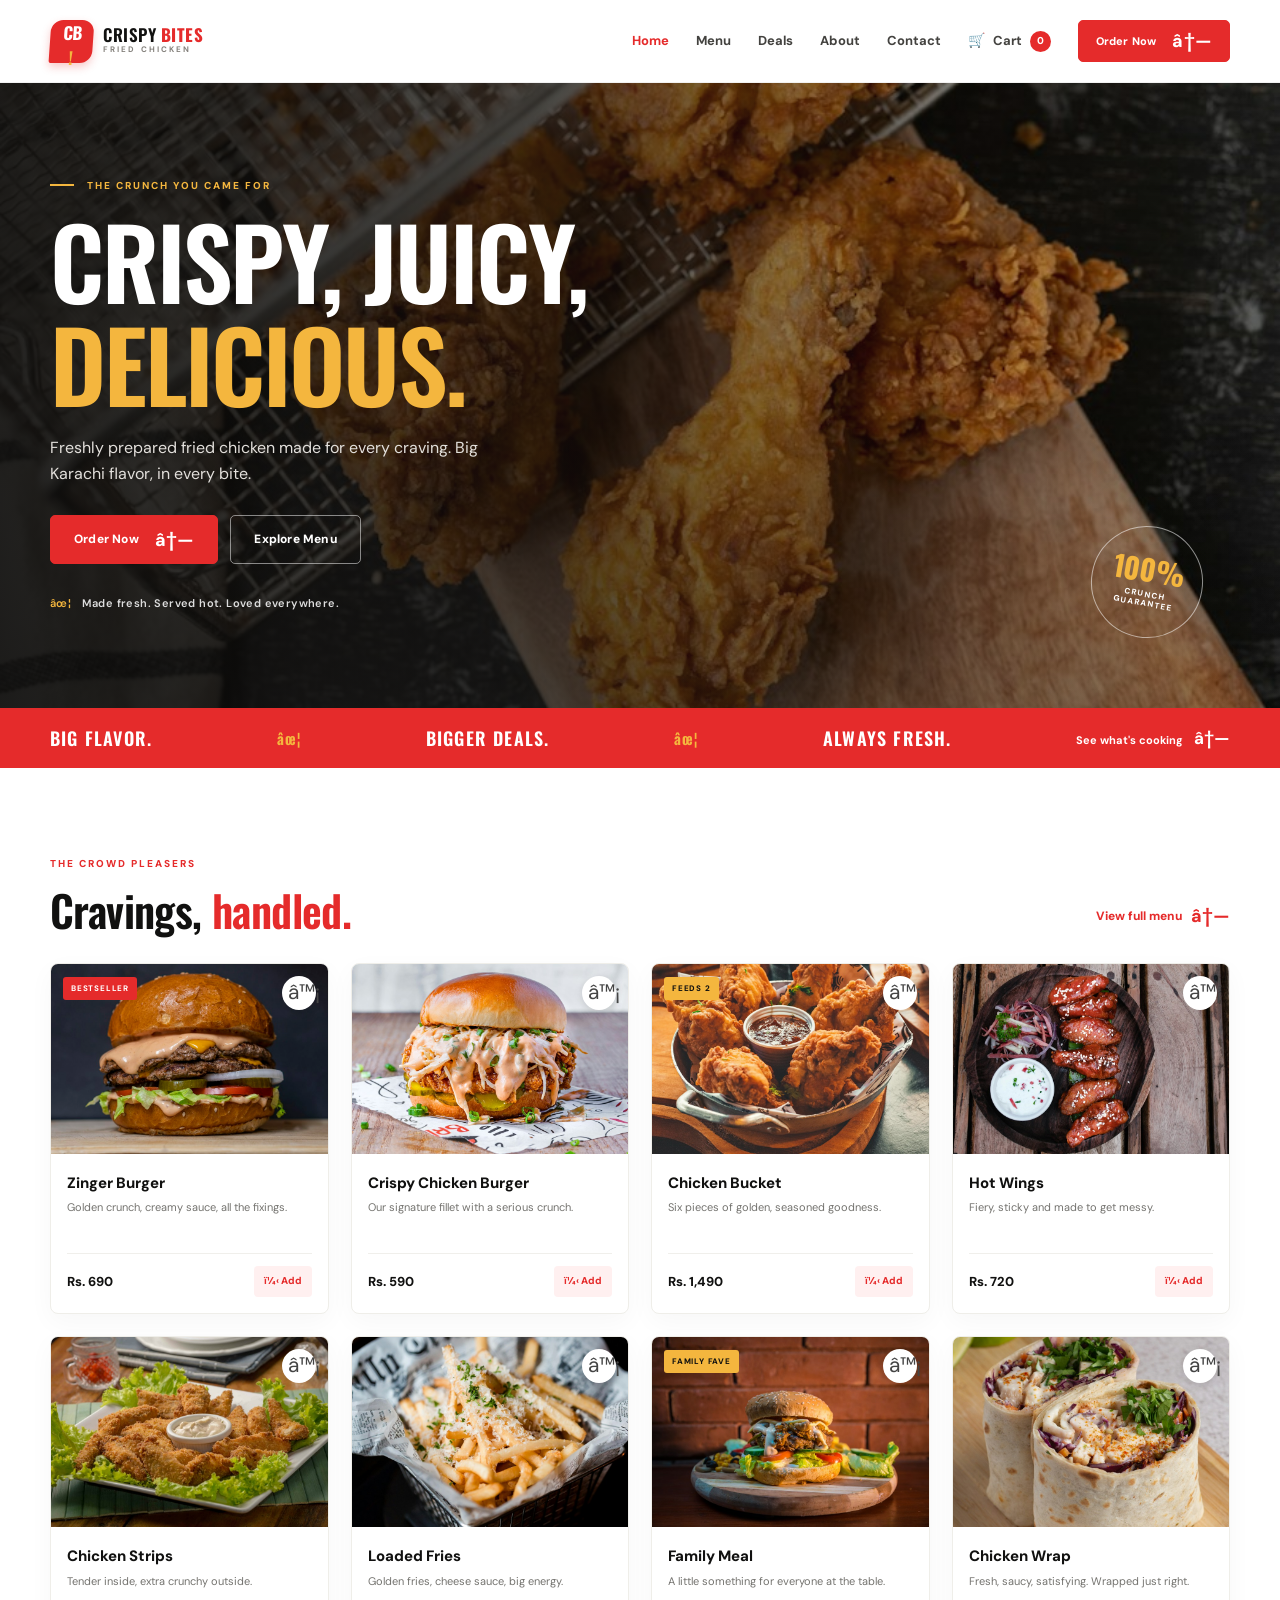
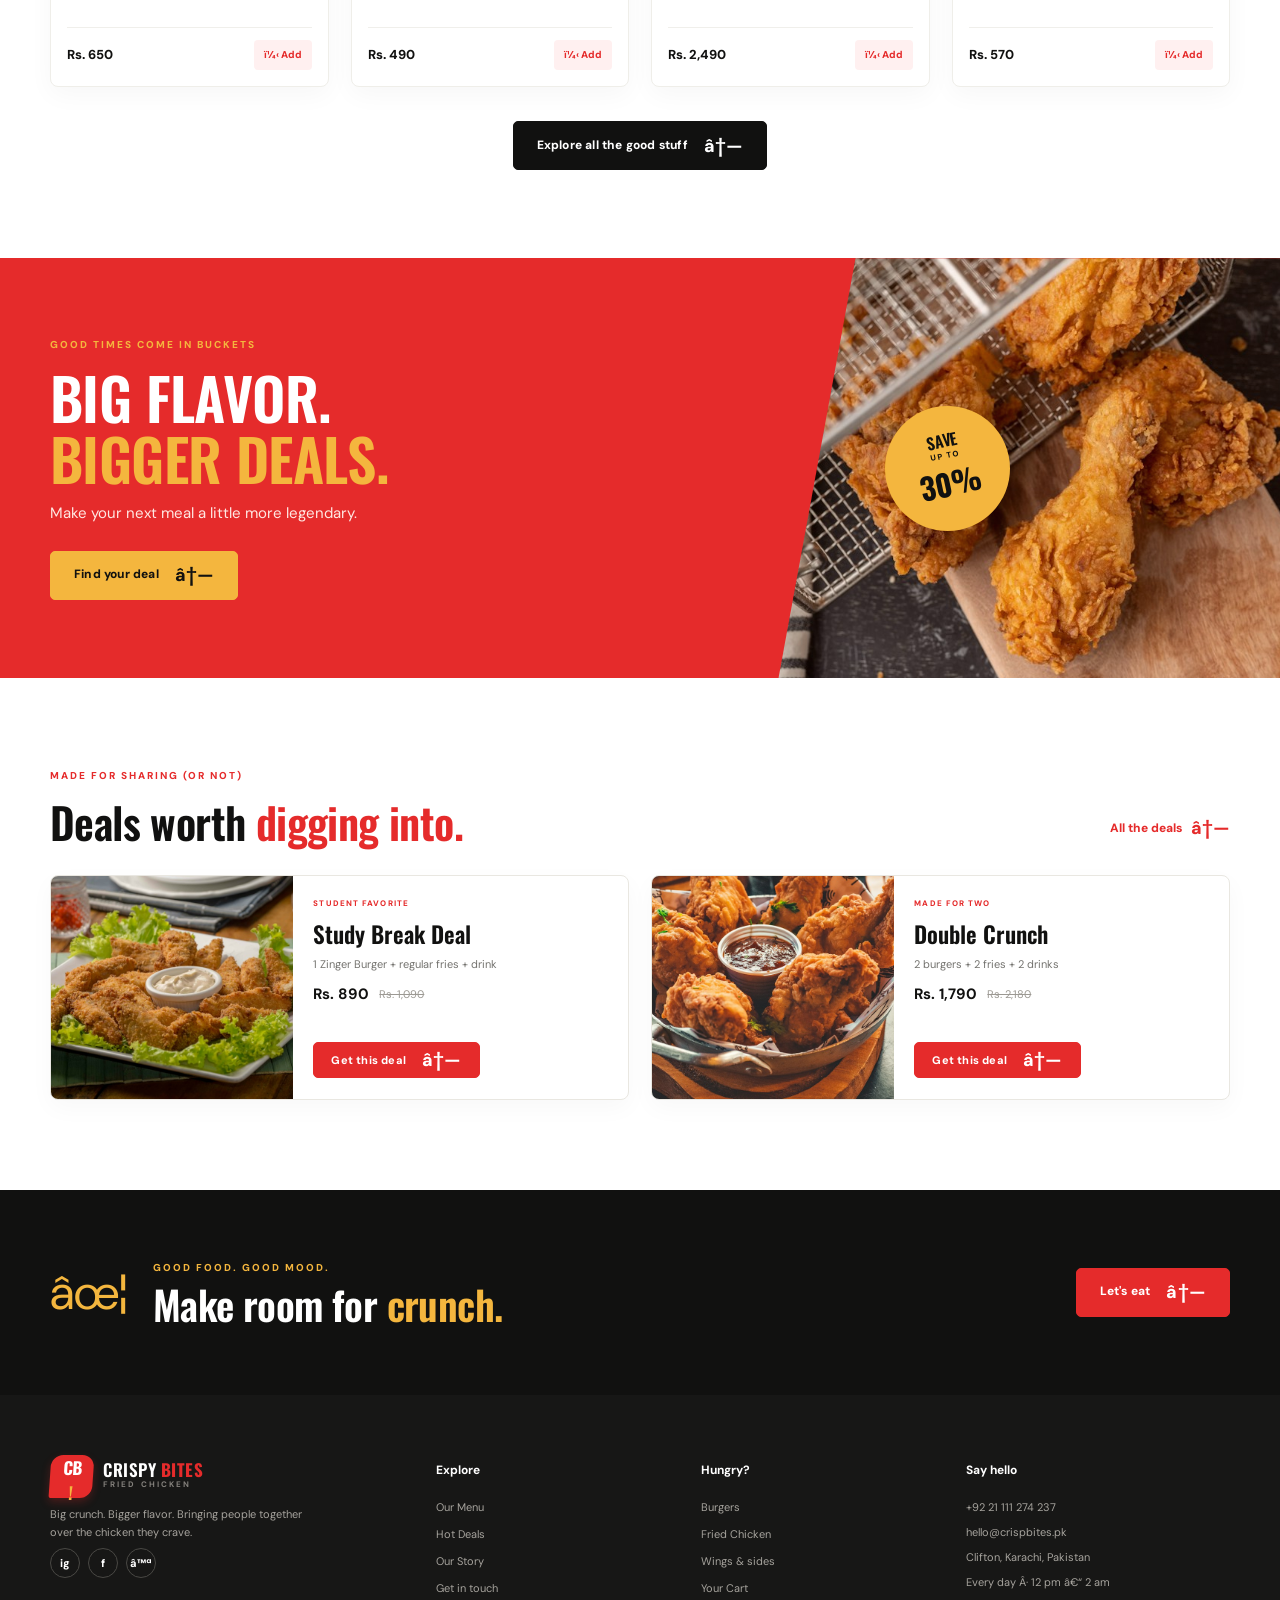
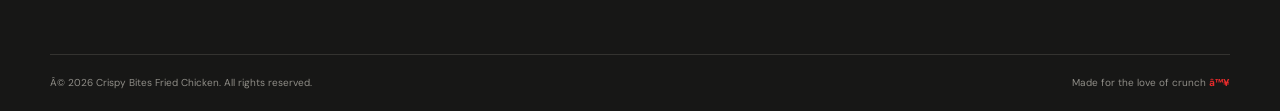
<file: index.html>
﻿<!doctype html>
<html lang="en">
<head>
  <meta charset="utf-8">
  <meta name="viewport" content="width=device-width, initial-scale=1">
  <meta name="description" content="Crispy Bites Fried Chicken â€” crave-worthy crunch, juicy chicken and big Karachi flavor.">
  <title>Crispy Bites | Big crunch. Bigger flavor.</title>
  <link rel="preconnect" href="https://fonts.googleapis.com">
  <link rel="preconnect" href="https://fonts.gstatic.com" crossorigin>
  <link href="https://fonts.googleapis.com/css2?family=DM+Sans:wght@400;500;600;700;800&family=Oswald:wght@500;600;700&display=swap" rel="stylesheet">
  <link rel="stylesheet" href="css/style.css">
  <link rel="stylesheet" href="css/responsive.css">
  <script defer src="js/main.js"></script>
  <script defer src="js/cart.js"></script>
</head>
<body>
  <header class="site-header">
    <nav class="navbar container" aria-label="Main navigation">
      <a class="brand" href="index.html" aria-label="Crispy Bites home"><span class="brand-mark">CB<span>!</span></span><span class="brand-name">CRISPY <b>BITES</b><small>FRIED CHICKEN</small></span></a>
      <button class="nav-toggle" aria-label="Open navigation" aria-expanded="false"><span></span><span></span><span></span></button>
      <div class="nav-links">
        <a class="active" href="index.html">Home</a><a href="menu.html">Menu</a><a href="deals.html">Deals</a><a href="about.html">About</a><a href="contact.html">Contact</a>
        <a class="nav-cart" href="cart.html" aria-label="Shopping cart">Cart <span class="cart-count">0</span></a>
        <a class="button button-small" href="menu.html">Order Now <span aria-hidden="true">â†—</span></a>
      </div>
    </nav>
  </header>
  <main>
    <section class="hero">
      <div class="hero-shade"></div>
      <div class="container hero-content">
        <p class="eyebrow"><span></span> THE CRUNCH YOU CAME FOR</p>
        <h1>Crispy, Juicy,<br><em>Delicious.</em></h1>
        <p class="hero-copy">Freshly prepared fried chicken made for every craving. Big Karachi flavor, in every bite.</p>
        <div class="hero-actions"><a class="button" href="menu.html">Order Now <span>â†—</span></a><a class="button button-outline" href="menu.html">Explore Menu</a></div>
        <div class="hero-note"><span>âœ¦</span> Made fresh. Served hot. Loved everywhere.</div>
      </div>
      <div class="hero-stamp"><strong>100%</strong><span>CRUNCH<br>GUARANTEE</span></div>
    </section>
    <section class="ticker"><div class="container ticker-inner"><span>BIG FLAVOR.</span><b>âœ¦</b><span>BIGGER DEALS.</span><b>âœ¦</b><span>ALWAYS FRESH.</span><a href="deals.html">See what's cooking <span>â†—</span></a></div></section>
    <section class="section container">
      <div class="section-heading"><div><p class="eyebrow eyebrow-red">THE CROWD PLEASERS</p><h2>Cravings, <em>handled.</em></h2></div><a class="text-link" href="menu.html">View full menu <span>â†—</span></a></div>
      <div class="food-grid">
        <article class="food-card reveal"><div class="food-image"><img src="images/burgers/zinger-burger.jpg" alt="Crispy chicken burger with fresh lettuce"><button class="favorite" aria-label="Add Zinger Burger to favorites">â™¡</button><span class="tag">BESTSELLER</span></div><div class="food-info"><h3>Zinger Burger</h3><p>Golden crunch, creamy sauce, all the fixings.</p><div class="food-bottom"><strong>Rs. 690</strong><button class="add-button" data-add="zinger-burger">ï¼‹ Add</button></div></div></article>
        <article class="food-card reveal"><div class="food-image"><img src="images/burgers/crispy-burger.jpg" alt="Crispy fried chicken burger"><button class="favorite" aria-label="Add Crispy Chicken Burger to favorites">â™¡</button></div><div class="food-info"><h3>Crispy Chicken Burger</h3><p>Our signature fillet with a serious crunch.</p><div class="food-bottom"><strong>Rs. 590</strong><button class="add-button" data-add="crispy-burger">ï¼‹ Add</button></div></div></article>
        <article class="food-card reveal"><div class="food-image"><img src="images/chicken/chicken-bucket.jpg" alt="Basket of golden fried chicken pieces"><button class="favorite" aria-label="Add Chicken Bucket to favorites">â™¡</button><span class="tag tag-gold">FEEDS 2</span></div><div class="food-info"><h3>Chicken Bucket</h3><p>Six pieces of golden, seasoned goodness.</p><div class="food-bottom"><strong>Rs. 1,490</strong><button class="add-button" data-add="chicken-bucket">ï¼‹ Add</button></div></div></article>
        <article class="food-card reveal"><div class="food-image"><img src="images/chicken/hot-wings.jpg" alt="Spicy chicken wings"><button class="favorite" aria-label="Add Hot Wings to favorites">â™¡</button></div><div class="food-info"><h3>Hot Wings</h3><p>Fiery, sticky and made to get messy.</p><div class="food-bottom"><strong>Rs. 720</strong><button class="add-button" data-add="hot-wings">ï¼‹ Add</button></div></div></article>
        <article class="food-card reveal"><div class="food-image"><img src="images/chicken/chicken-strips.jpg" alt="Crispy chicken strips and dipping sauce"><button class="favorite" aria-label="Add Chicken Strips to favorites">â™¡</button></div><div class="food-info"><h3>Chicken Strips</h3><p>Tender inside, extra crunchy outside.</p><div class="food-bottom"><strong>Rs. 650</strong><button class="add-button" data-add="chicken-strips">ï¼‹ Add</button></div></div></article>
        <article class="food-card reveal"><div class="food-image"><img src="images/deals/loaded-fries.jpg" alt="Loaded fries with savory toppings"><button class="favorite" aria-label="Add Loaded Fries to favorites">â™¡</button></div><div class="food-info"><h3>Loaded Fries</h3><p>Golden fries, cheese sauce, big energy.</p><div class="food-bottom"><strong>Rs. 490</strong><button class="add-button" data-add="loaded-fries">ï¼‹ Add</button></div></div></article>
        <article class="food-card reveal"><div class="food-image"><img src="images/deals/family-meal.jpg" alt="A sharing meal of fried chicken"><button class="favorite" aria-label="Add Family Meal to favorites">â™¡</button><span class="tag tag-gold">FAMILY FAVE</span></div><div class="food-info"><h3>Family Meal</h3><p>A little something for everyone at the table.</p><div class="food-bottom"><strong>Rs. 2,490</strong><button class="add-button" data-add="family-meal">ï¼‹ Add</button></div></div></article>
        <article class="food-card reveal"><div class="food-image"><img src="images/chicken/chicken-wrap.jpg" alt="Grilled chicken wrap cut in half"><button class="favorite" aria-label="Add Chicken Wrap to favorites">â™¡</button></div><div class="food-info"><h3>Chicken Wrap</h3><p>Fresh, saucy, satisfying. Wrapped just right.</p><div class="food-bottom"><strong>Rs. 570</strong><button class="add-button" data-add="chicken-wrap">ï¼‹ Add</button></div></div></article>
      </div>
      <div class="center-action"><a class="button button-dark" href="menu.html">Explore all the good stuff <span>â†—</span></a></div>
    </section>
    <section class="promo-band"><div class="container promo-content"><div><p class="eyebrow">GOOD TIMES COME IN BUCKETS</p><h2>Big flavor.<br><em>Bigger deals.</em></h2><p>Make your next meal a little more legendary.</p><a class="button button-light" href="deals.html">Find your deal <span>â†—</span></a></div><div class="promo-art"><span class="promo-circle">SAVE<br><b>UP TO</b><strong>30%</strong></span><img src="images/chicken/spicy-chicken.jpg" alt="Golden fried chicken pieces ready to share"></div></div></section>
    <section class="section container deals-preview"><div class="section-heading"><div><p class="eyebrow eyebrow-red">MADE FOR SHARING (OR NOT)</p><h2>Deals worth <em>digging into.</em></h2></div><a class="text-link" href="deals.html">All the deals <span>â†—</span></a></div>
      <div class="deal-strip">
        <article class="deal-card"><div class="deal-photo"><img src="images/chicken/chicken-strips.jpg" alt="Crispy chicken meal deal"></div><div class="deal-details"><span class="deal-label">STUDENT FAVORITE</span><h3>Study Break Deal</h3><p>1 Zinger Burger + regular fries + drink</p><div><strong>Rs. 890</strong><del>Rs. 1,090</del></div><button class="button button-small" data-add="student-deal">Get this deal <span>â†—</span></button></div></article>
        <article class="deal-card"><div class="deal-photo"><img src="images/chicken/chicken-bucket.jpg" alt="Bucket meal for two"></div><div class="deal-details"><span class="deal-label">MADE FOR TWO</span><h3>Double Crunch</h3><p>2 burgers + 2 fries + 2 drinks</p><div><strong>Rs. 1,790</strong><del>Rs. 2,180</del></div><button class="button button-small" data-add="couple-deal">Get this deal <span>â†—</span></button></div></article>
      </div>
    </section>
    <section class="dark-callout"><div class="container callout-inner"><span class="callout-star">âœ¦</span><div><p class="eyebrow">GOOD FOOD. GOOD MOOD.</p><h2>Make room for <em>crunch.</em></h2></div><a class="button" href="menu.html">Let's eat <span>â†—</span></a></div></section>
  </main>
  <footer class="site-footer">  <div class="container footer-grid"><div class="footer-brand"><a class="brand brand-footer" href="index.html"><span class="brand-mark">CB<span>!</span></span><span class="brand-name">CRISPY <b>BITES</b><small>FRIED CHICKEN</small></span></a><p>Big crunch. Bigger flavor. Bringing people together over the chicken they crave.</p><div class="social-links"><a href="https://instagram.com" aria-label="Instagram">ig</a><a href="https://facebook.com" aria-label="Facebook">f</a><a href="https://tiktok.com" aria-label="TikTok">â™ª</a></div></div><div><h3>Explore</h3><a href="menu.html">Our Menu</a><a href="deals.html">Hot Deals</a><a href="about.html">Our Story</a><a href="contact.html">Get in touch</a></div><div><h3>Hungry?</h3><a href="menu.html#burgers">Burgers</a><a href="menu.html#chicken">Fried Chicken</a><a href="menu.html#wings">Wings & sides</a><a href="cart.html">Your Cart</a></div><div><h3>Say hello</h3><p>+92 21 111 274 237</p><p>hello@crispbites.pk</p><p>Clifton, Karachi, Pakistan</p><p>Every day Â· 12 pm â€“ 2 am</p></div></div><div class="container footer-bottom"><span>Â© <span class="current-year">2026</span> Crispy Bites Fried Chicken. All rights reserved.</span><span>Made for the love of crunch <b>â™¥</b></span></div></footer>
  <div class="toast" role="status" aria-live="polite"></div>
</body>
</html>
</file>
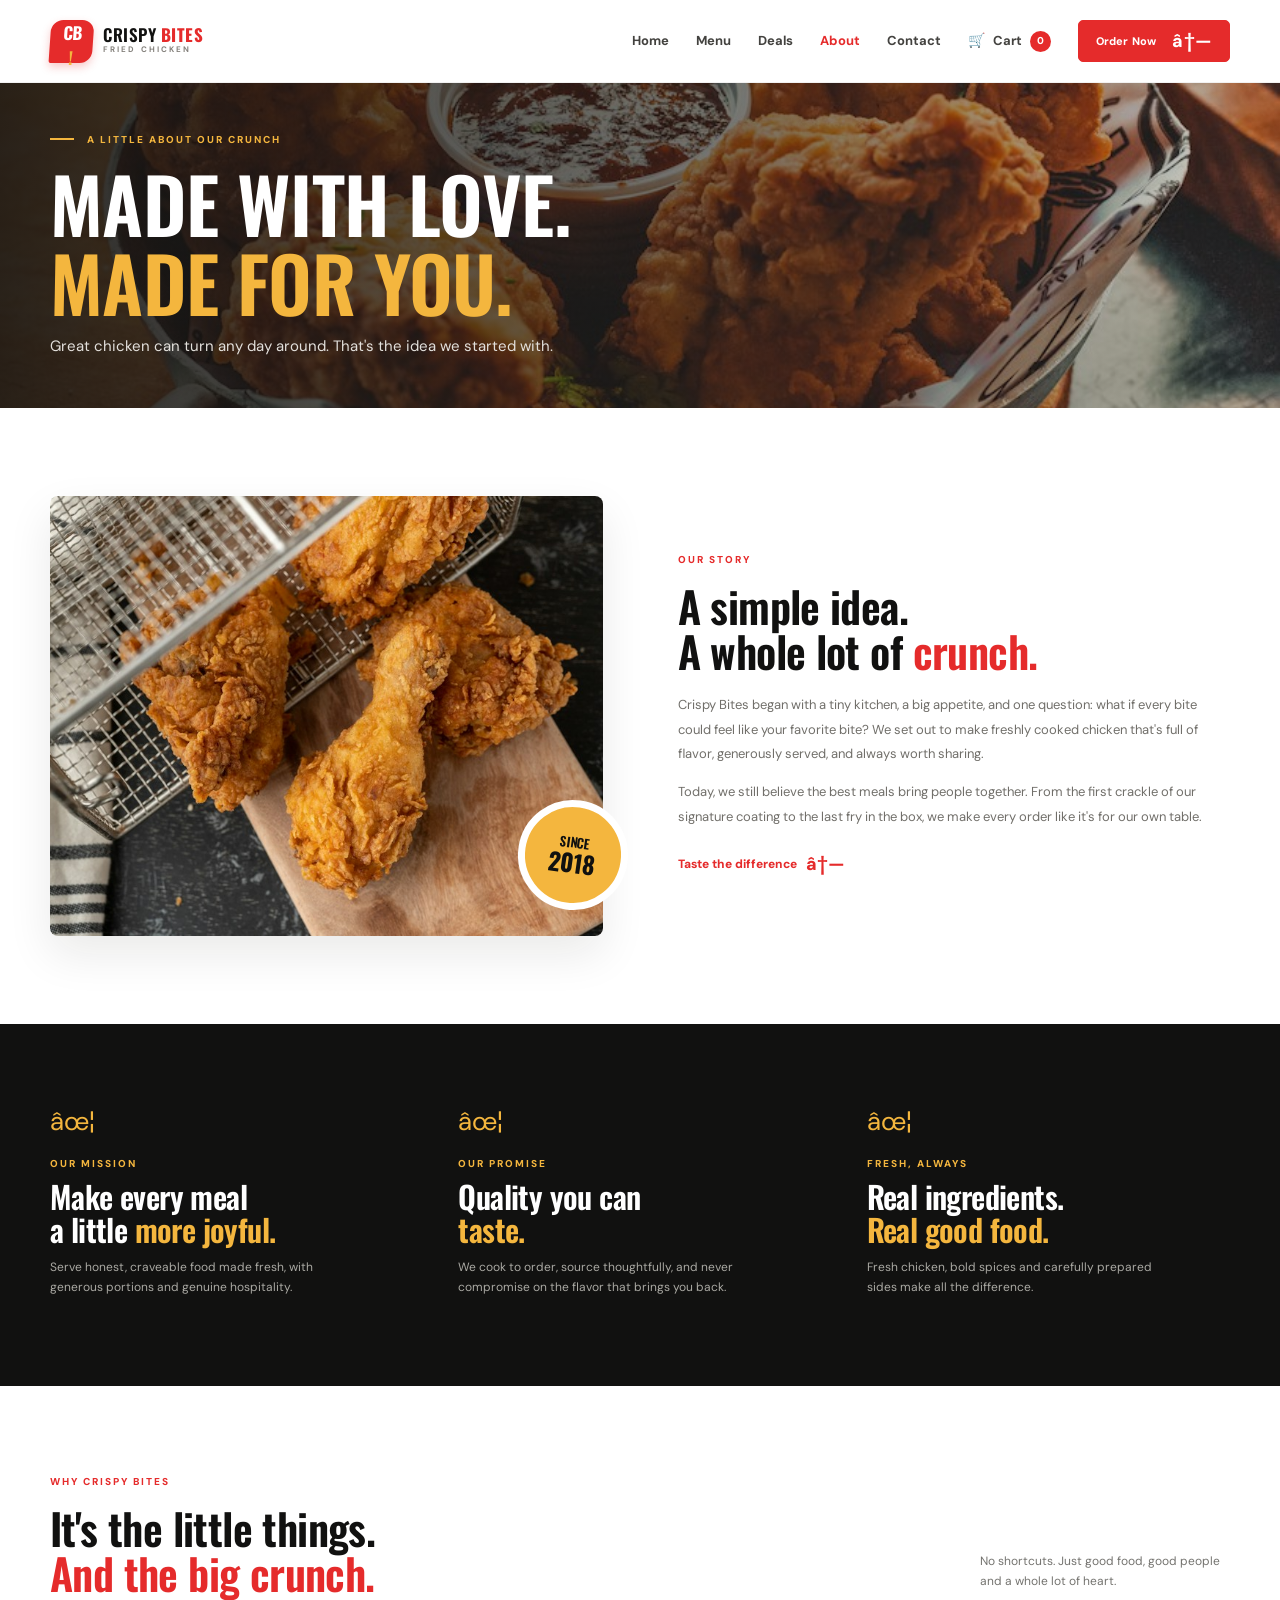
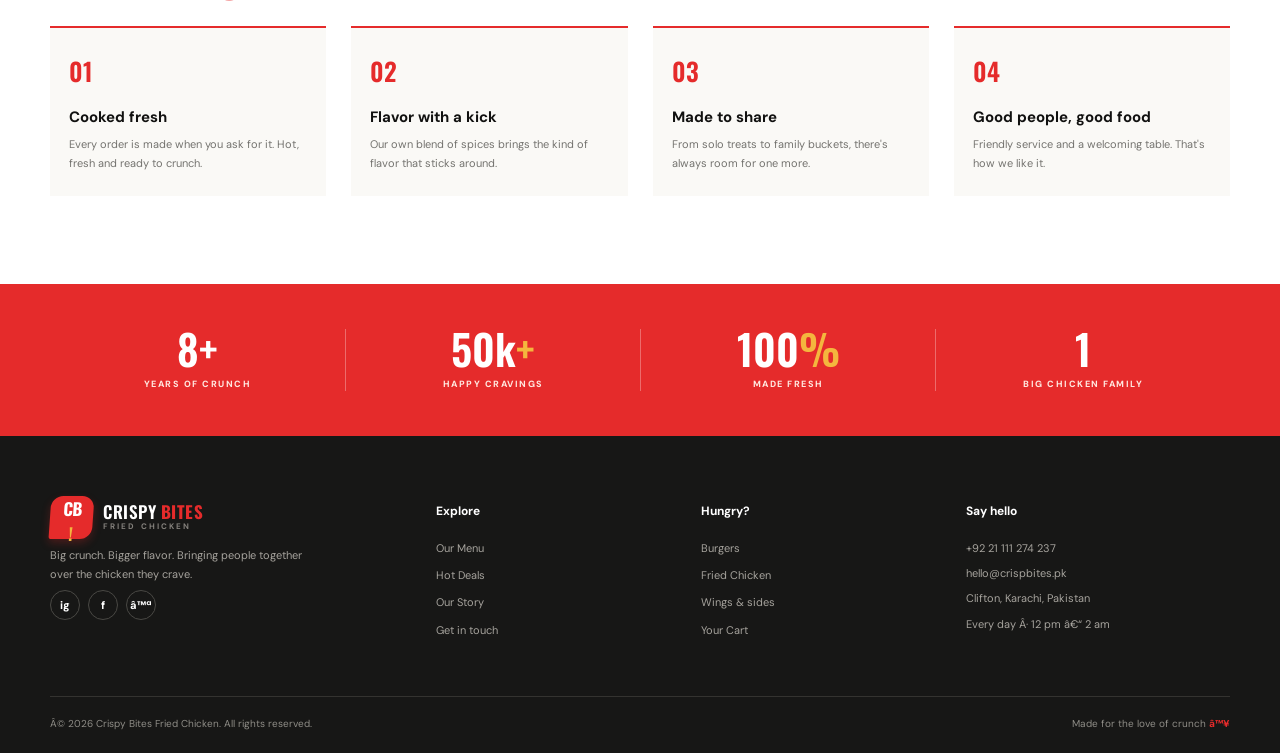
<file: about.html>
﻿<!doctype html>
<html lang="en"><head><meta charset="utf-8"><meta name="viewport" content="width=device-width, initial-scale=1"><meta name="description" content="Learn about the Crispy Bites story and our love of freshly made fried chicken."><title>Our Story | Crispy Bites</title><link rel="preconnect" href="https://fonts.googleapis.com"><link rel="preconnect" href="https://fonts.gstatic.com" crossorigin><link href="https://fonts.googleapis.com/css2?family=DM+Sans:wght@400;500;600;700;800&family=Oswald:wght@500;600;700&display=swap" rel="stylesheet"><link rel="stylesheet" href="css/style.css"><link rel="stylesheet" href="css/responsive.css"><script defer src="js/main.js"></script><script defer src="js/cart.js"></script></head>
<body><header class="site-header"><nav class="navbar container" aria-label="Main navigation"><a class="brand" href="index.html" aria-label="Crispy Bites home"><span class="brand-mark">CB<span>!</span></span><span class="brand-name">CRISPY <b>BITES</b><small>FRIED CHICKEN</small></span></a><button class="nav-toggle" aria-label="Open navigation" aria-expanded="false"><span></span><span></span><span></span></button><div class="nav-links"><a href="index.html">Home</a><a href="menu.html">Menu</a><a href="deals.html">Deals</a><a class="active" href="about.html">About</a><a href="contact.html">Contact</a><a class="nav-cart" href="cart.html" aria-label="Shopping cart">Cart <span class="cart-count">0</span></a><a class="button button-small" href="menu.html">Order Now <span>â†—</span></a></div></nav></header>
<main><section class="page-hero about-hero"><div class="container"><p class="eyebrow"><span></span> A LITTLE ABOUT OUR CRUNCH</p><h1>Made with love.<br><em>Made for you.</em></h1><p>Great chicken can turn any day around. That's the idea we started with.</p></div></section>
<section class="section container story-section"><div class="story-image"><img src="images/chicken/spicy-chicken.jpg" alt="Freshly prepared golden fried chicken"><span class="story-stamp">SINCE<br><b>2018</b></span></div><div class="story-copy"><p class="eyebrow eyebrow-red">OUR STORY</p><h2>A simple idea.<br>A whole lot of <em>crunch.</em></h2><p>Crispy Bites began with a tiny kitchen, a big appetite, and one question: what if every bite could feel like your favorite bite? We set out to make freshly cooked chicken that's full of flavor, generously served, and always worth sharing.</p><p>Today, we still believe the best meals bring people together. From the first crackle of our signature coating to the last fry in the box, we make every order like it's for our own table.</p><a class="text-link" href="menu.html">Taste the difference <span>â†—</span></a></div></section>
<section class="mission-band"><div class="container mission-grid"><article><span class="mission-icon">âœ¦</span><p class="eyebrow">OUR MISSION</p><h2>Make every meal<br>a little <em>more joyful.</em></h2><p>Serve honest, craveable food made fresh, with generous portions and genuine hospitality.</p></article><article><span class="mission-icon">âœ¦</span><p class="eyebrow">OUR PROMISE</p><h2>Quality you can<br><em>taste.</em></h2><p>We cook to order, source thoughtfully, and never compromise on the flavor that brings you back.</p></article><article><span class="mission-icon">âœ¦</span><p class="eyebrow">FRESH, ALWAYS</p><h2>Real ingredients.<br><em>Real good food.</em></h2><p>Fresh chicken, bold spices and carefully prepared sides make all the difference.</p></article></div></section>
<section class="section container"><div class="section-heading"><div><p class="eyebrow eyebrow-red">WHY CRISPY BITES</p><h2>It's the little things.<br><em>And the big crunch.</em></h2></div><p class="section-note">No shortcuts. Just good food, good people and a whole lot of heart.</p></div><div class="reasons-grid"><article><span>01</span><h3>Cooked fresh</h3><p>Every order is made when you ask for it. Hot, fresh and ready to crunch.</p></article><article><span>02</span><h3>Flavor with a kick</h3><p>Our own blend of spices brings the kind of flavor that sticks around.</p></article><article><span>03</span><h3>Made to share</h3><p>From solo treats to family buckets, there's always room for one more.</p></article><article><span>04</span><h3>Good people, good food</h3><p>Friendly service and a welcoming table. That's how we like it.</p></article></div></section>
<section class="stats-band"><div class="container stats-grid"><div><strong>8+</strong><span>YEARS OF CRUNCH</span></div><div><strong>50k<span>+</span></strong><span>HAPPY CRAVINGS</span></div><div><strong>100<span>%</span></strong><span>MADE FRESH</span></div><div><strong>1</strong><span>BIG CHICKEN FAMILY</span></div></div></section></main>
<footer class="site-footer"><div class="container footer-grid"><div class="footer-brand"><a class="brand brand-footer" href="index.html"><span class="brand-mark">CB<span>!</span></span><span class="brand-name">CRISPY <b>BITES</b><small>FRIED CHICKEN</small></span></a><p>Big crunch. Bigger flavor. Bringing people together over the chicken they crave.</p><div class="social-links"><a href="https://instagram.com" aria-label="Instagram">ig</a><a href="https://facebook.com" aria-label="Facebook">f</a><a href="https://tiktok.com" aria-label="TikTok">â™ª</a></div></div><div><h3>Explore</h3><a href="menu.html">Our Menu</a><a href="deals.html">Hot Deals</a><a href="about.html">Our Story</a><a href="contact.html">Get in touch</a></div><div><h3>Hungry?</h3><a href="menu.html#burgers">Burgers</a><a href="menu.html#chicken">Fried Chicken</a><a href="menu.html#wings">Wings & sides</a><a href="cart.html">Your Cart</a></div><div><h3>Say hello</h3><p>+92 21 111 274 237</p><p>hello@crispbites.pk</p><p>Clifton, Karachi, Pakistan</p><p>Every day Â· 12 pm â€“ 2 am</p></div></div><div class="container footer-bottom"><span>Â© <span class="current-year">2026</span> Crispy Bites Fried Chicken. All rights reserved.</span><span>Made for the love of crunch <b>â™¥</b></span></div></footer><div class="toast" role="status" aria-live="polite"></div></body></html>
</file>
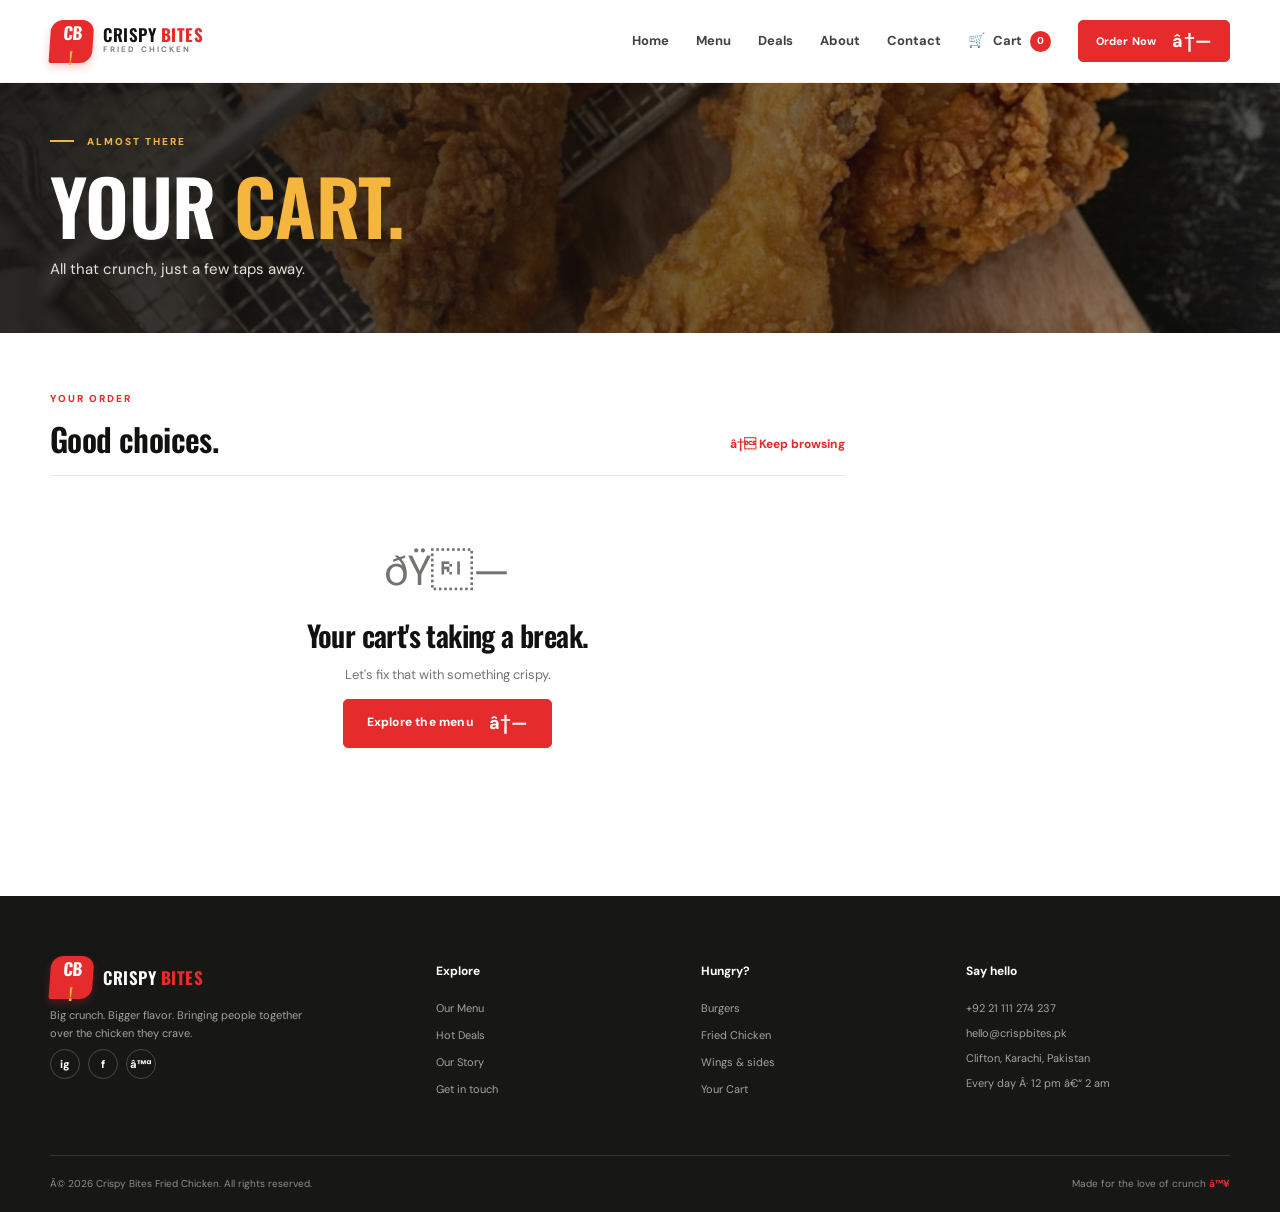
<file: cart.html>
﻿<!doctype html>
<html lang="en"><head><meta charset="utf-8"><meta name="viewport" content="width=device-width, initial-scale=1"><meta name="description" content="Review your Crispy Bites order and checkout securely."><title>Your Cart | Crispy Bites</title><link rel="preconnect" href="https://fonts.googleapis.com"><link rel="preconnect" href="https://fonts.gstatic.com" crossorigin><link href="https://fonts.googleapis.com/css2?family=DM+Sans:wght@400;500;600;700;800&family=Oswald:wght@500;600;700&display=swap" rel="stylesheet"><link rel="stylesheet" href="css/style.css"><link rel="stylesheet" href="css/responsive.css"><script defer src="js/main.js"></script><script defer src="js/cart.js"></script></head>
<body><header class="site-header"><nav class="navbar container" aria-label="Main navigation"><a class="brand" href="index.html" aria-label="Crispy Bites home"><span class="brand-mark">CB<span>!</span></span><span class="brand-name">CRISPY <b>BITES</b><small>FRIED CHICKEN</small></span></a><button class="nav-toggle" aria-label="Open navigation" aria-expanded="false"><span></span><span></span><span></span></button><div class="nav-links"><a href="index.html">Home</a><a href="menu.html">Menu</a><a href="deals.html">Deals</a><a href="about.html">About</a><a href="contact.html">Contact</a><a class="nav-cart active" href="cart.html" aria-label="Shopping cart">Cart <span class="cart-count">0</span></a><a class="button button-small" href="menu.html">Order Now <span>â†—</span></a></div></nav></header>
<main><section class="page-hero compact-hero"><div class="container"><p class="eyebrow"><span></span> ALMOST THERE</p><h1>Your <em>cart.</em></h1><p>All that crunch, just a few taps away.</p></div></section><section class="section container cart-section"><div class="cart-content"><div class="cart-heading"><div><p class="eyebrow eyebrow-red">YOUR ORDER</p><h2>Good choices.</h2></div><a class="text-link" href="menu.html">â† Keep browsing</a></div><div id="cart-items" class="cart-items"></div><div id="cart-empty" class="empty-cart" hidden><span>ðŸ—</span><h2>Your cart's taking a break.</h2><p>Let's fix that with something crispy.</p><a class="button" href="menu.html">Explore the menu <span>â†—</span></a></div></div><aside class="summary-card" id="cart-summary"><h2>Order summary</h2><div class="summary-line"><span>Subtotal</span><strong id="cart-subtotal">Rs. 0</strong></div><div class="summary-line"><span>Delivery</span><strong>Rs. 250</strong></div><div class="summary-divider"></div><div class="summary-line total-line"><span>Total</span><strong id="cart-total">Rs. 250</strong></div><p class="summary-hint">Delivery fee is a flat Rs. 250.</p><a class="button checkout-link" href="checkout.html">Proceed to checkout <span>â†—</span></a><p class="secure-note">âœ¦ Freshly made after you order</p></aside></section></main>
<footer class="site-footer"><div class="container footer-grid"><div class="footer-brand"><a class="brand brand-footer" href="index.html"><span class="brand-mark">CB<span>!</span></span><span class="brand-name">CRISPY <b>BITES</b></span></a><p>Big crunch. Bigger flavor. Bringing people together over the chicken they crave.</p><div class="social-links"><a href="https://instagram.com" aria-label="Instagram">ig</a><a href="https://facebook.com" aria-label="Facebook">f</a><a href="https://tiktok.com" aria-label="TikTok">â™ª</a></div></div><div><h3>Explore</h3><a href="menu.html">Our Menu</a><a href="deals.html">Hot Deals</a><a href="about.html">Our Story</a><a href="contact.html">Get in touch</a></div><div><h3>Hungry?</h3><a href="menu.html#burgers">Burgers</a><a href="menu.html#chicken">Fried Chicken</a><a href="menu.html#wings">Wings & sides</a><a href="cart.html">Your Cart</a></div><div><h3>Say hello</h3><p>+92 21 111 274 237</p><p>hello@crispbites.pk</p><p>Clifton, Karachi, Pakistan</p><p>Every day Â· 12 pm â€“ 2 am</p></div></div><div class="container footer-bottom"><span>Â© <span class="current-year">2026</span> Crispy Bites Fried Chicken. All rights reserved.</span><span>Made for the love of crunch <b>â™¥</b></span></div></footer><div class="toast" role="status" aria-live="polite"></div></body></html>
</file>
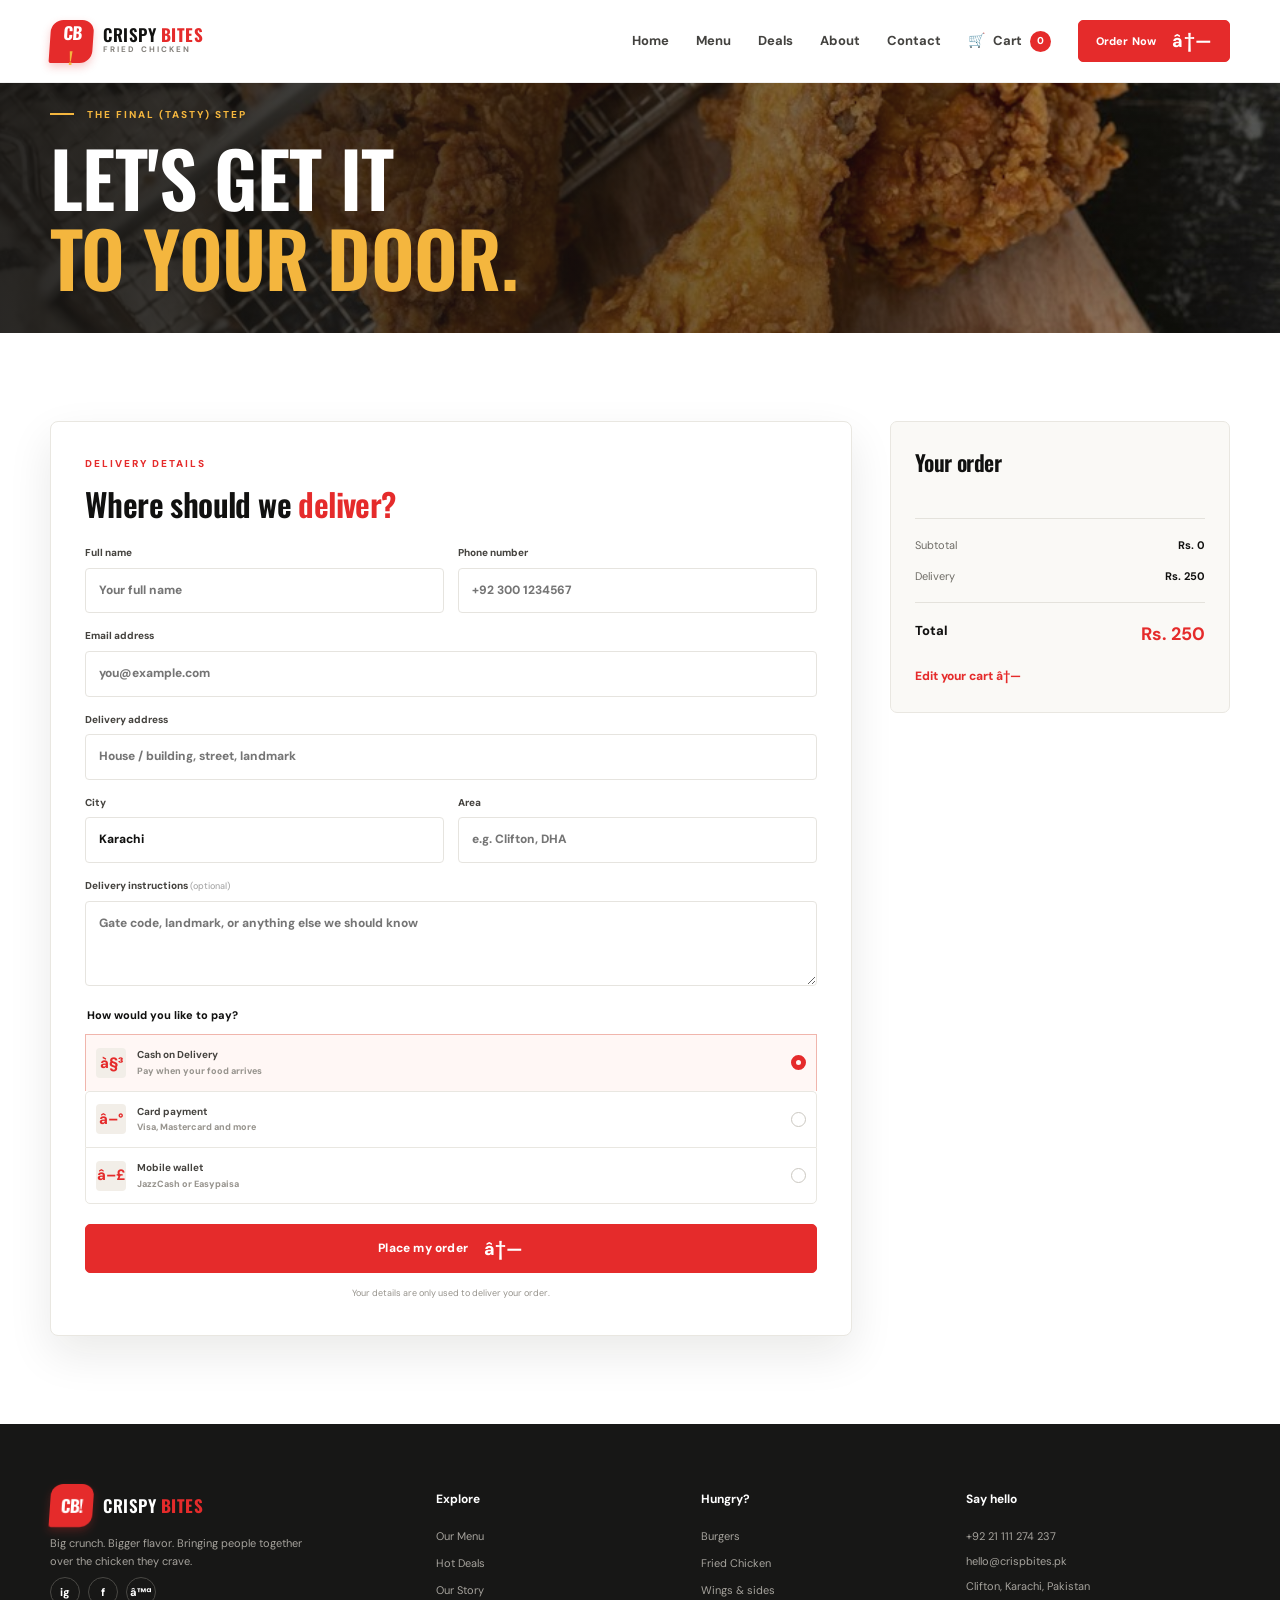
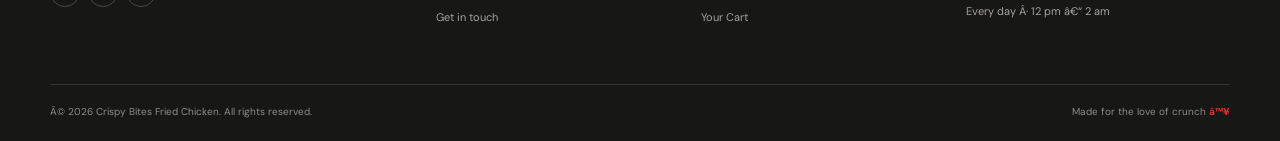
<file: checkout.html>
﻿<!doctype html>
<html lang="en"><head><meta charset="utf-8"><meta name="viewport" content="width=device-width, initial-scale=1"><meta name="description" content="Complete your Crispy Bites order delivery details."><title>Checkout | Crispy Bites</title><link rel="preconnect" href="https://fonts.googleapis.com"><link rel="preconnect" href="https://fonts.gstatic.com" crossorigin><link href="https://fonts.googleapis.com/css2?family=DM+Sans:wght@400;500;600;700;800&family=Oswald:wght@500;600;700&display=swap" rel="stylesheet"><link rel="stylesheet" href="css/style.css"><link rel="stylesheet" href="css/responsive.css"><script defer src="js/main.js"></script><script defer src="js/cart.js"></script><script defer src="js/checkout.js"></script></head>
<body><header class="site-header"><nav class="navbar container" aria-label="Main navigation"><a class="brand" href="index.html" aria-label="Crispy Bites home"><span class="brand-mark">CB<span>!</span></span><span class="brand-name">CRISPY <b>BITES</b><small>FRIED CHICKEN</small></span></a><button class="nav-toggle" aria-label="Open navigation" aria-expanded="false"><span></span><span></span><span></span></button><div class="nav-links"><a href="index.html">Home</a><a href="menu.html">Menu</a><a href="deals.html">Deals</a><a href="about.html">About</a><a href="contact.html">Contact</a><a class="nav-cart" href="cart.html" aria-label="Shopping cart">Cart <span class="cart-count">0</span></a><a class="button button-small" href="menu.html">Order Now <span>â†—</span></a></div></nav></header>
<main><section class="page-hero compact-hero"><div class="container"><p class="eyebrow"><span></span> THE FINAL (TASTY) STEP</p><h1>Let's get it<br><em>to your door.</em></h1></div></section><section class="section container checkout-layout" id="checkout-layout"><form class="form-card checkout-form" id="checkout-form"><p class="eyebrow eyebrow-red">DELIVERY DETAILS</p><h2>Where should we <em>deliver?</em></h2><div class="form-row"><label>Full name<input name="name" type="text" autocomplete="name" placeholder="Your full name" required minlength="2"></label><label>Phone number<input name="phone" type="tel" autocomplete="tel" placeholder="+92 300 1234567" required pattern="\+?[0-9 ]{10,16}"></label></div><label>Email address<input name="email" type="email" autocomplete="email" placeholder="you@example.com" required></label><label>Delivery address<input name="address" type="text" autocomplete="street-address" placeholder="House / building, street, landmark" required minlength="8"></label><div class="form-row"><label>City<input name="city" type="text" autocomplete="address-level2" value="Karachi" required></label><label>Area<input name="area" type="text" placeholder="e.g. Clifton, DHA" required></label></div><label>Delivery instructions <span class="optional">(optional)</span><textarea name="instructions" rows="3" placeholder="Gate code, landmark, or anything else we should know"></textarea></label><fieldset class="payment-options"><legend>How would you like to pay?</legend><label class="payment-option"><input type="radio" name="payment" value="cod" checked><span class="payment-icon">à§³</span><span><b>Cash on Delivery</b><small>Pay when your food arrives</small></span><i></i></label><label class="payment-option"><input type="radio" name="payment" value="card"><span class="payment-icon">â–°</span><span><b>Card payment</b><small>Visa, Mastercard and more</small></span><i></i></label><label class="payment-option"><input type="radio" name="payment" value="wallet"><span class="payment-icon">â–£</span><span><b>Mobile wallet</b><small>JazzCash or Easypaisa</small></span><i></i></label></fieldset><button class="button button-wide" type="submit">Place my order <span>â†—</span></button><p class="secure-note">Your details are only used to deliver your order.</p></form><aside class="summary-card checkout-summary"><h2>Your order</h2><div id="checkout-items" class="checkout-items"></div><div class="summary-divider"></div><div class="summary-line"><span>Subtotal</span><strong id="checkout-subtotal">Rs. 0</strong></div><div class="summary-line"><span>Delivery</span><strong>Rs. 250</strong></div><div class="summary-divider"></div><div class="summary-line total-line"><span>Total</span><strong id="checkout-total">Rs. 250</strong></div><a class="text-link" href="cart.html">Edit your cart â†—</a></aside></section><section class="section container order-success" id="order-success" hidden><div class="success-icon">âœ“</div><p class="eyebrow eyebrow-red">ORDER CONFIRMED</p><h2>Your order has been placed <em>successfully!</em></h2><p>Thanks for choosing Crispy Bites. Our kitchen is getting started, and your order is on its way soon.</p><a class="button" href="index.html">Back to home <span>â†—</span></a></section></main>
<footer class="site-footer"><div class="container footer-grid"><div class="footer-brand"><a class="brand brand-footer" href="index.html"><span class="brand-mark">CB!</span><span class="brand-name">CRISPY <b>BITES</b></span></a><p>Big crunch. Bigger flavor. Bringing people together over the chicken they crave.</p><div class="social-links"><a href="https://instagram.com" aria-label="Instagram">ig</a><a href="https://facebook.com" aria-label="Facebook">f</a><a href="https://tiktok.com" aria-label="TikTok">â™ª</a></div></div><div><h3>Explore</h3><a href="menu.html">Our Menu</a><a href="deals.html">Hot Deals</a><a href="about.html">Our Story</a><a href="contact.html">Get in touch</a></div><div><h3>Hungry?</h3><a href="menu.html#burgers">Burgers</a><a href="menu.html#chicken">Fried Chicken</a><a href="menu.html#wings">Wings & sides</a><a href="cart.html">Your Cart</a></div><div><h3>Say hello</h3><p>+92 21 111 274 237</p><p>hello@crispbites.pk</p><p>Clifton, Karachi, Pakistan</p><p>Every day Â· 12 pm â€“ 2 am</p></div></div><div class="container footer-bottom"><span>Â© <span class="current-year">2026</span> Crispy Bites Fried Chicken. All rights reserved.</span><span>Made for the love of crunch <b>â™¥</b></span></div></footer><div class="toast" role="status" aria-live="polite"></div></body></html>
</file>
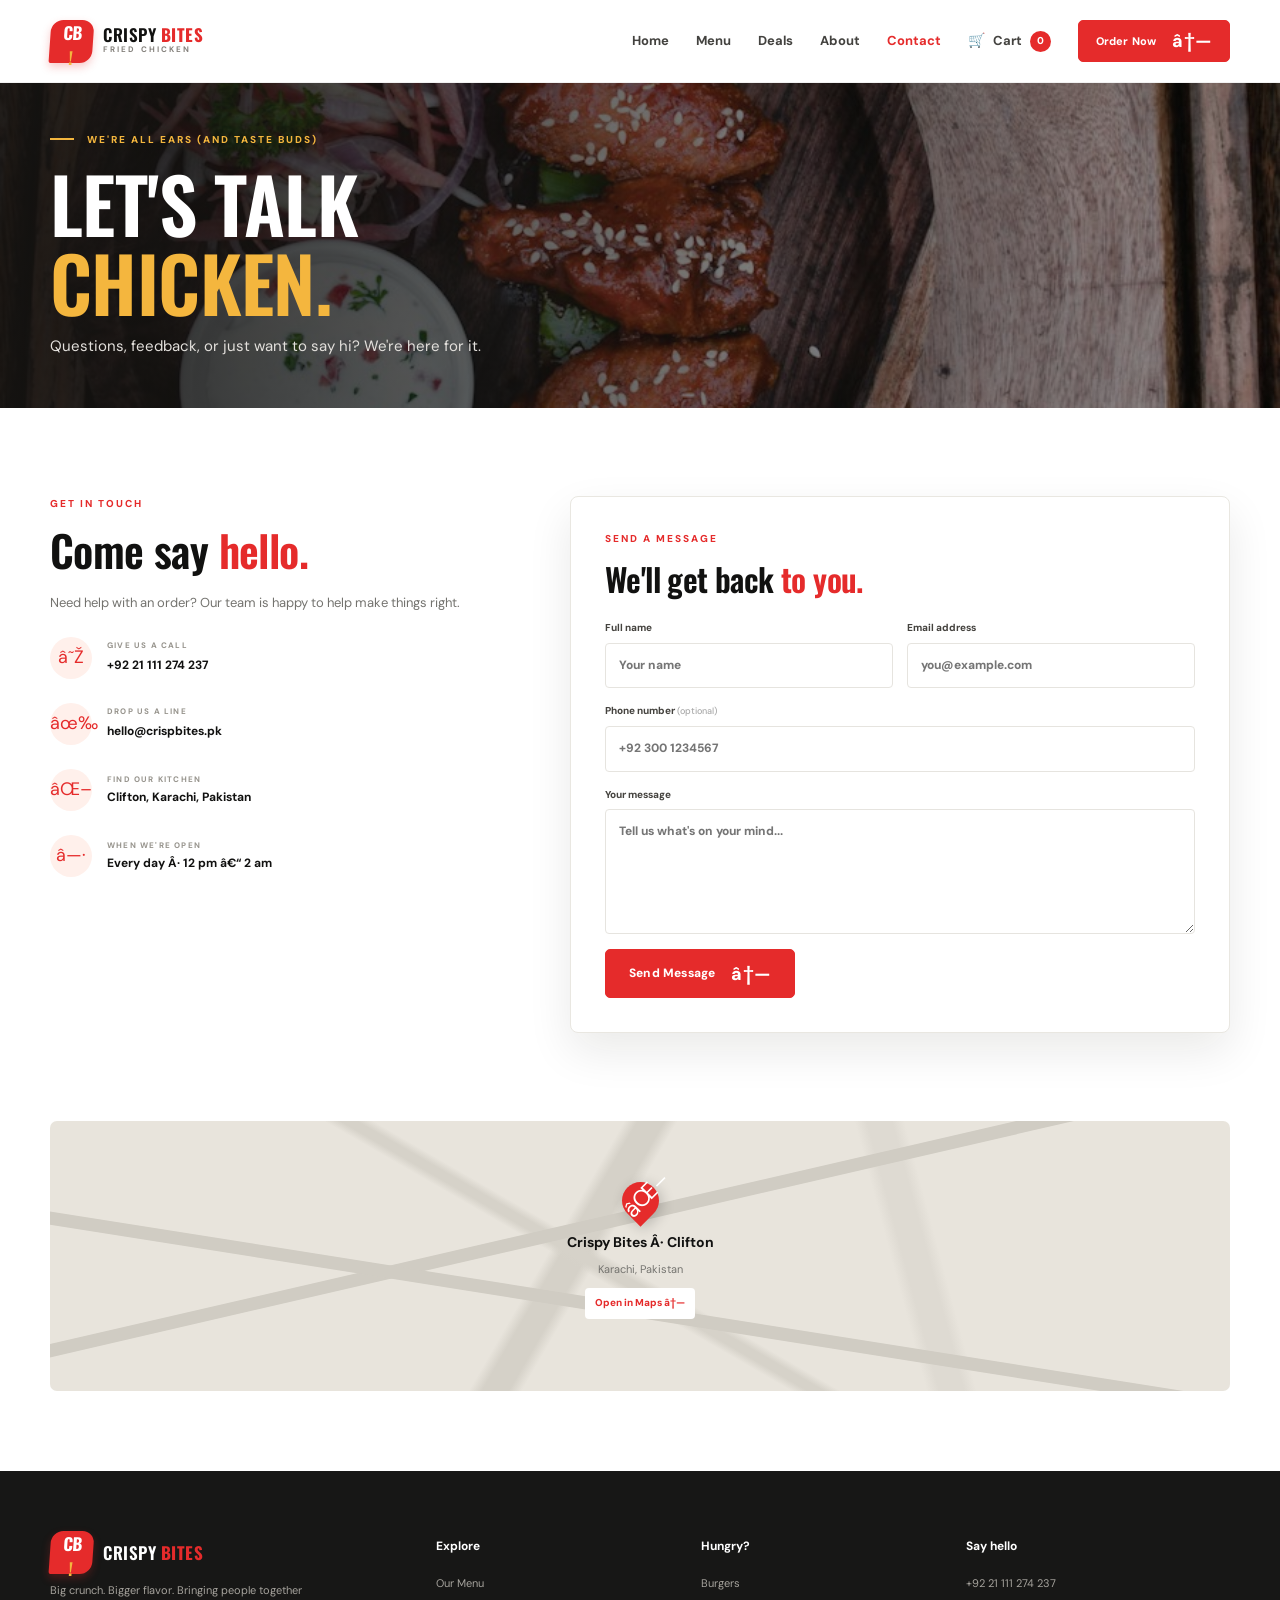
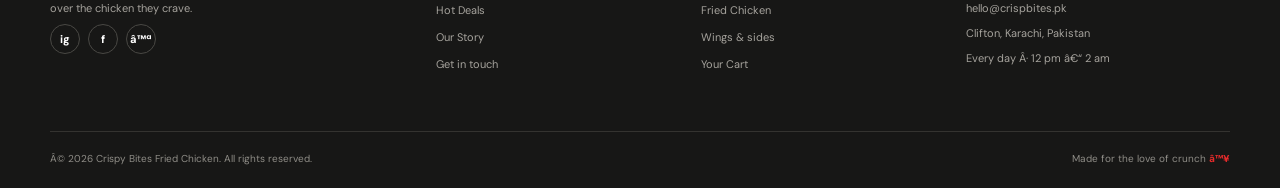
<file: contact.html>
﻿<!doctype html>
<html lang="en"><head><meta charset="utf-8"><meta name="viewport" content="width=device-width, initial-scale=1"><meta name="description" content="Get in touch with Crispy Bites Fried Chicken in Karachi."><title>Contact | Crispy Bites</title><link rel="preconnect" href="https://fonts.googleapis.com"><link rel="preconnect" href="https://fonts.gstatic.com" crossorigin><link href="https://fonts.googleapis.com/css2?family=DM+Sans:wght@400;500;600;700;800&family=Oswald:wght@500;600;700&display=swap" rel="stylesheet"><link rel="stylesheet" href="css/style.css"><link rel="stylesheet" href="css/responsive.css"><script defer src="js/main.js"></script><script defer src="js/cart.js"></script></head>
<body><header class="site-header"><nav class="navbar container" aria-label="Main navigation"><a class="brand" href="index.html" aria-label="Crispy Bites home"><span class="brand-mark">CB<span>!</span></span><span class="brand-name">CRISPY <b>BITES</b><small>FRIED CHICKEN</small></span></a><button class="nav-toggle" aria-label="Open navigation" aria-expanded="false"><span></span><span></span><span></span></button><div class="nav-links"><a href="index.html">Home</a><a href="menu.html">Menu</a><a href="deals.html">Deals</a><a href="about.html">About</a><a class="active" href="contact.html">Contact</a><a class="nav-cart" href="cart.html" aria-label="Shopping cart">Cart <span class="cart-count">0</span></a><a class="button button-small" href="menu.html">Order Now <span>â†—</span></a></div></nav></header>
<main><section class="page-hero contact-hero"><div class="container"><p class="eyebrow"><span></span> WE'RE ALL EARS (AND TASTE BUDS)</p><h1>Let's talk<br><em>chicken.</em></h1><p>Questions, feedback, or just want to say hi? We're here for it.</p></div></section>
<section class="section container contact-layout"><div class="contact-details"><p class="eyebrow eyebrow-red">GET IN TOUCH</p><h2>Come say <em>hello.</em></h2><p>Need help with an order? Our team is happy to help make things right.</p><div class="contact-item"><span>â˜Ž</span><div><small>GIVE US A CALL</small><a href="tel:+9221111274237">+92 21 111 274 237</a></div></div><div class="contact-item"><span>âœ‰</span><div><small>DROP US A LINE</small><a href="mailto:hello@crispbites.pk">hello@crispbites.pk</a></div></div><div class="contact-item"><span>âŒ–</span><div><small>FIND OUR KITCHEN</small><p>Clifton, Karachi, Pakistan</p></div></div><div class="contact-item"><span>â—·</span><div><small>WHEN WE'RE OPEN</small><p>Every day Â· 12 pm â€“ 2 am</p></div></div></div>
<form class="form-card" id="contact-form"><p class="eyebrow eyebrow-red">SEND A MESSAGE</p><h2>We'll get back <em>to you.</em></h2><div class="form-row"><label>Full name<input name="name" type="text" autocomplete="name" placeholder="Your name" required minlength="2"></label><label>Email address<input name="email" type="email" autocomplete="email" placeholder="you@example.com" required></label></div><label>Phone number <span class="optional">(optional)</span><input name="phone" type="tel" autocomplete="tel" placeholder="+92 300 1234567" pattern="\+?[0-9 ]{7,16}"></label><label>Your message<textarea name="message" rows="5" placeholder="Tell us what's on your mind..." required minlength="10"></textarea></label><button class="button" type="submit">Send Message <span>â†—</span></button><p class="form-message" id="contact-success" role="status" hidden>Thanks for reaching out! We'll be in touch soon.</p></form></section>
<section class="map-section container"><div class="map-placeholder"><div class="map-pin">âŒ–</div><strong>Crispy Bites Â· Clifton</strong><span>Karachi, Pakistan</span><a href="https://maps.google.com/?q=Clifton+Karachi+Pakistan" target="_blank" rel="noopener">Open in Maps â†—</a><div class="map-road road-one"></div><div class="map-road road-two"></div></div></section></main>
<footer class="site-footer"><div class="container footer-grid"><div class="footer-brand"><a class="brand brand-footer" href="index.html"><span class="brand-mark">CB<span>!</span></span><span class="brand-name">CRISPY <b>BITES</b></span></a><p>Big crunch. Bigger flavor. Bringing people together over the chicken they crave.</p><div class="social-links"><a href="https://instagram.com" aria-label="Instagram">ig</a><a href="https://facebook.com" aria-label="Facebook">f</a><a href="https://tiktok.com" aria-label="TikTok">â™ª</a></div></div><div><h3>Explore</h3><a href="menu.html">Our Menu</a><a href="deals.html">Hot Deals</a><a href="about.html">Our Story</a><a href="contact.html">Get in touch</a></div><div><h3>Hungry?</h3><a href="menu.html#burgers">Burgers</a><a href="menu.html#chicken">Fried Chicken</a><a href="menu.html#wings">Wings & sides</a><a href="cart.html">Your Cart</a></div><div><h3>Say hello</h3><p>+92 21 111 274 237</p><p>hello@crispbites.pk</p><p>Clifton, Karachi, Pakistan</p><p>Every day Â· 12 pm â€“ 2 am</p></div></div><div class="container footer-bottom"><span>Â© <span class="current-year">2026</span> Crispy Bites Fried Chicken. All rights reserved.</span><span>Made for the love of crunch <b>â™¥</b></span></div></footer><div class="toast" role="status" aria-live="polite"></div><script>document.getElementById('contact-form').addEventListener('submit',function(event){event.preventDefault();if(!this.reportValidity())return;document.getElementById('contact-success').hidden=false;this.reset();});</script></body></html>
</file>
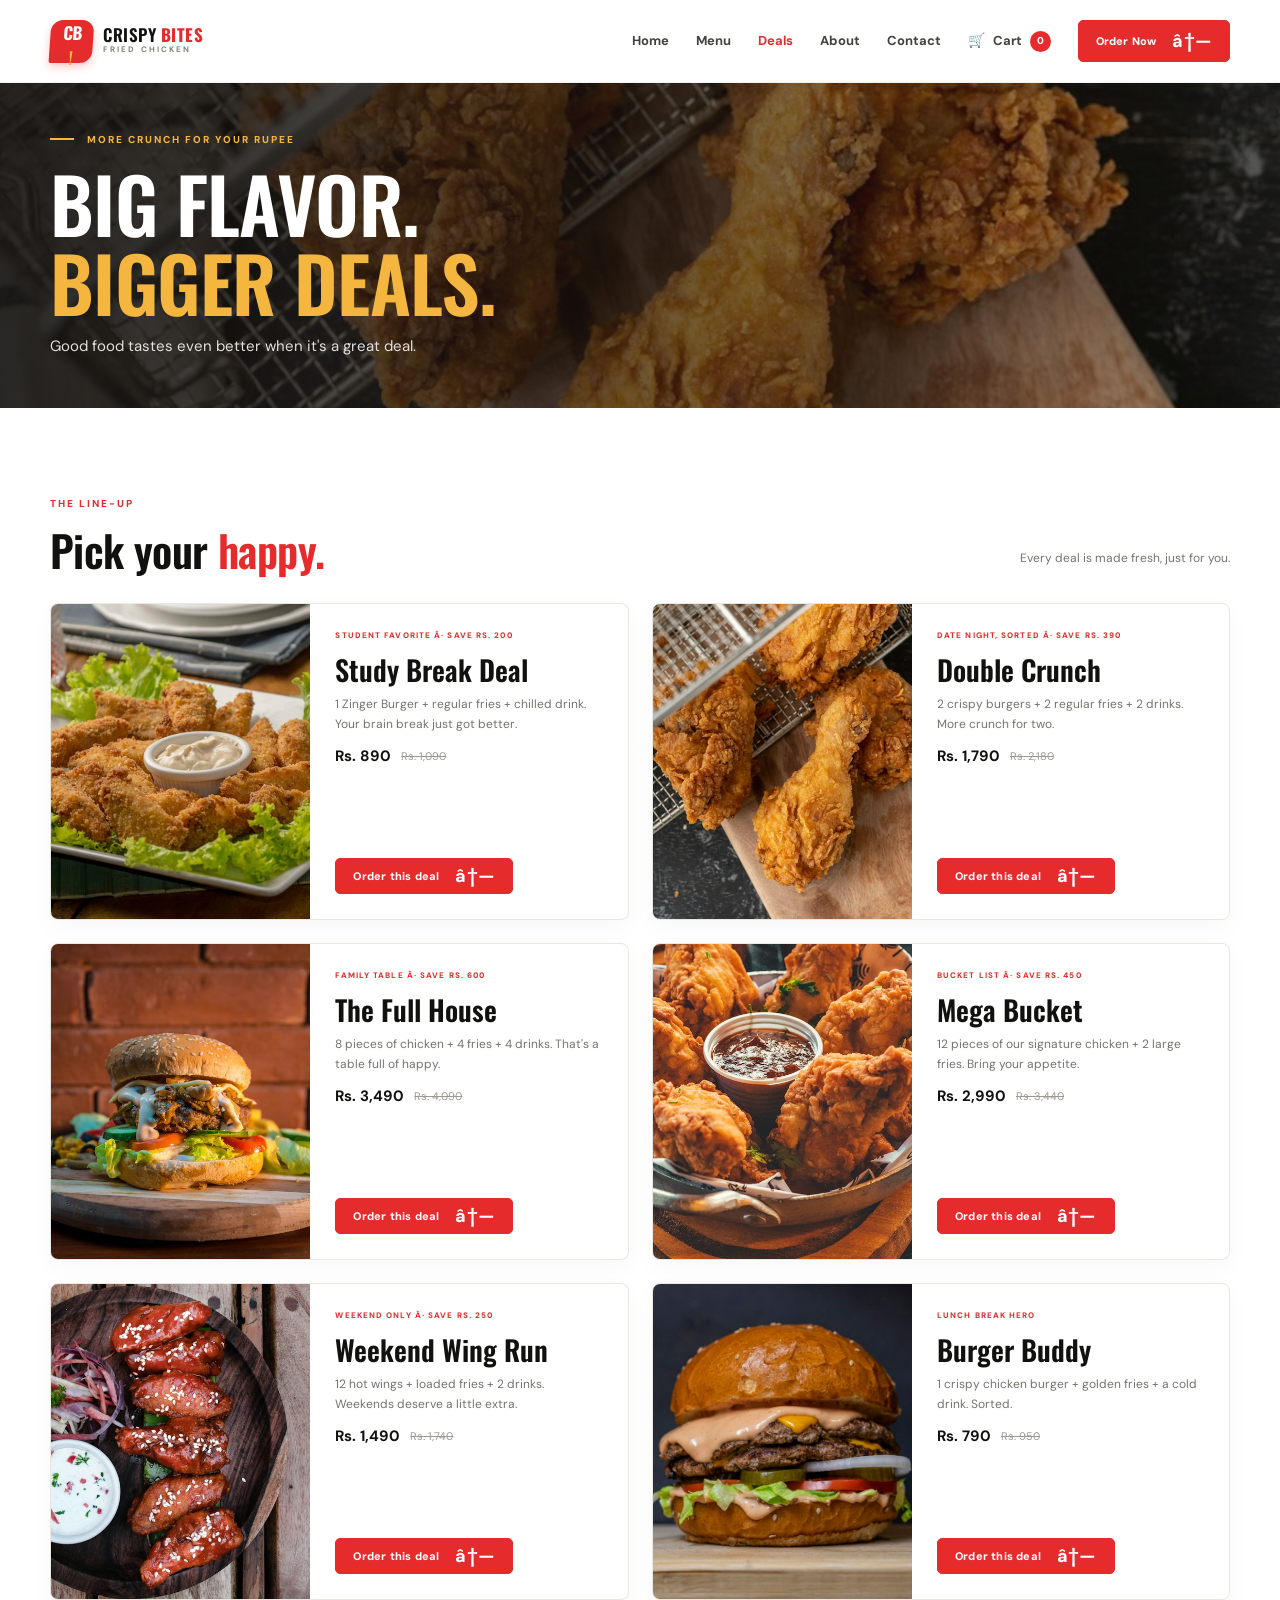
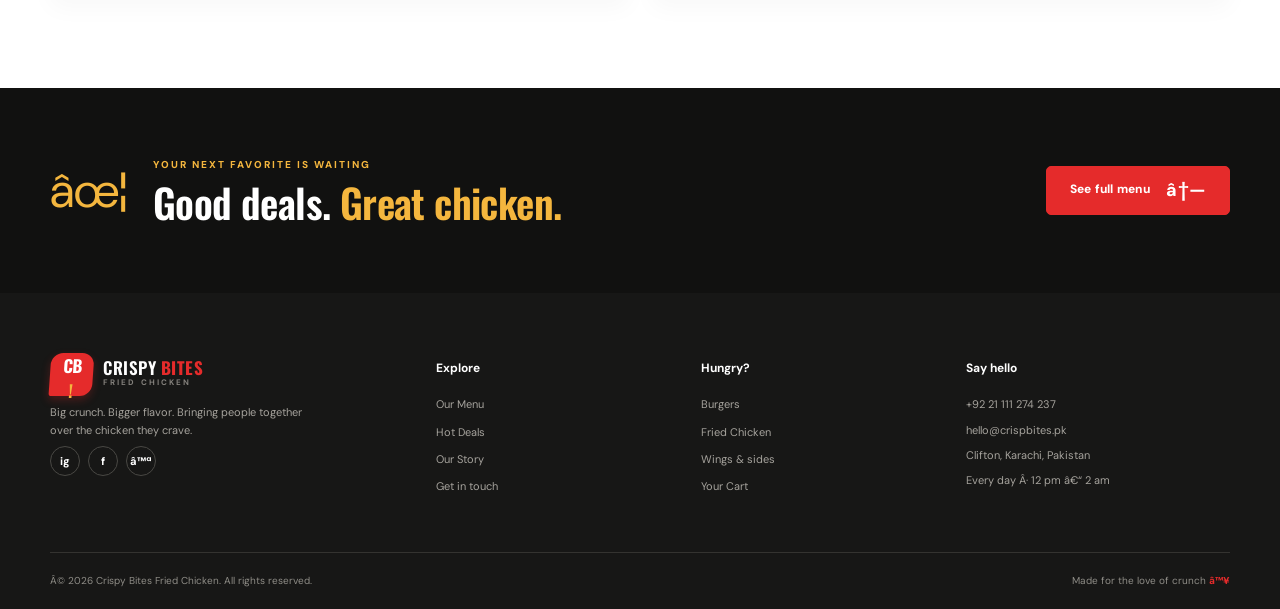
<file: deals.html>
﻿<!doctype html>
<html lang="en">
<head><meta charset="utf-8"><meta name="viewport" content="width=device-width, initial-scale=1"><meta name="description" content="Get more crunch for your rupees with Crispy Bites meal deals."><title>Deals | Crispy Bites</title><link rel="preconnect" href="https://fonts.googleapis.com"><link rel="preconnect" href="https://fonts.gstatic.com" crossorigin><link href="https://fonts.googleapis.com/css2?family=DM+Sans:wght@400;500;600;700;800&family=Oswald:wght@500;600;700&display=swap" rel="stylesheet"><link rel="stylesheet" href="css/style.css"><link rel="stylesheet" href="css/responsive.css"><script defer src="js/main.js"></script><script defer src="js/cart.js"></script></head>
<body>
<header class="site-header"><nav class="navbar container" aria-label="Main navigation"><a class="brand" href="index.html" aria-label="Crispy Bites home"><span class="brand-mark">CB<span>!</span></span><span class="brand-name">CRISPY <b>BITES</b><small>FRIED CHICKEN</small></span></a><button class="nav-toggle" aria-label="Open navigation" aria-expanded="false"><span></span><span></span><span></span></button><div class="nav-links"><a href="index.html">Home</a><a href="menu.html">Menu</a><a class="active" href="deals.html">Deals</a><a href="about.html">About</a><a href="contact.html">Contact</a><a class="nav-cart" href="cart.html" aria-label="Shopping cart">Cart <span class="cart-count">0</span></a><a class="button button-small" href="menu.html">Order Now <span>â†—</span></a></div></nav></header>
<main><section class="page-hero deals-hero"><div class="container"><p class="eyebrow"><span></span> MORE CRUNCH FOR YOUR RUPEE</p><h1>Big flavor.<br><em>Bigger deals.</em></h1><p>Good food tastes even better when it's a great deal.</p></div></section>
<section class="section container"><div class="section-heading"><div><p class="eyebrow eyebrow-red">THE LINE-UP</p><h2>Pick your <em>happy.</em></h2></div><p class="section-note">Every deal is made fresh, just for you.</p></div><div class="deals-grid">
<article class="deal-card deal-card-large"><div class="deal-photo"><img src="images/chicken/chicken-strips.jpg" alt="Chicken burger, fries and drink student deal"></div><div class="deal-details"><span class="deal-label">STUDENT FAVORITE Â· SAVE RS. 200</span><h3>Study Break Deal</h3><p>1 Zinger Burger + regular fries + chilled drink. Your brain break just got better.</p><div><strong>Rs. 890</strong><del>Rs. 1,090</del></div><button class="button button-small" data-add="student-deal">Order this deal <span>â†—</span></button></div></article>
<article class="deal-card deal-card-large"><div class="deal-photo"><img src="images/chicken/spicy-chicken.jpg" alt="Sharing chicken and fries couple deal"></div><div class="deal-details"><span class="deal-label">DATE NIGHT, SORTED Â· SAVE RS. 390</span><h3>Double Crunch</h3><p>2 crispy burgers + 2 regular fries + 2 drinks. More crunch for two.</p><div><strong>Rs. 1,790</strong><del>Rs. 2,180</del></div><button class="button button-small" data-add="couple-deal">Order this deal <span>â†—</span></button></div></article>
<article class="deal-card deal-card-large"><div class="deal-photo"><img src="images/deals/family-meal.jpg" alt="Family meal with chicken and sides"></div><div class="deal-details"><span class="deal-label">FAMILY TABLE Â· SAVE RS. 600</span><h3>The Full House</h3><p>8 pieces of chicken + 4 fries + 4 drinks. That's a table full of happy.</p><div><strong>Rs. 3,490</strong><del>Rs. 4,090</del></div><button class="button button-small" data-add="family-deal">Order this deal <span>â†—</span></button></div></article>
<article class="deal-card deal-card-large"><div class="deal-photo"><img src="images/chicken/chicken-bucket.jpg" alt="Mega bucket fried chicken"></div><div class="deal-details"><span class="deal-label">BUCKET LIST Â· SAVE RS. 450</span><h3>Mega Bucket</h3><p>12 pieces of our signature chicken + 2 large fries. Bring your appetite.</p><div><strong>Rs. 2,990</strong><del>Rs. 3,440</del></div><button class="button button-small" data-add="mega-bucket-deal">Order this deal <span>â†—</span></button></div></article>
<article class="deal-card deal-card-large"><div class="deal-photo"><img src="images/chicken/hot-wings.jpg" alt="Spicy chicken wings weekend special"></div><div class="deal-details"><span class="deal-label">WEEKEND ONLY Â· SAVE RS. 250</span><h3>Weekend Wing Run</h3><p>12 hot wings + loaded fries + 2 drinks. Weekends deserve a little extra.</p><div><strong>Rs. 1,490</strong><del>Rs. 1,740</del></div><button class="button button-small" data-add="weekend-special">Order this deal <span>â†—</span></button></div></article>
<article class="deal-card deal-card-large"><div class="deal-photo"><img src="images/burgers/zinger-burger.jpg" alt="Crispy burger meal"></div><div class="deal-details"><span class="deal-label">LUNCH BREAK HERO</span><h3>Burger Buddy</h3><p>1 crispy chicken burger + golden fries + a cold drink. Sorted.</p><div><strong>Rs. 790</strong><del>Rs. 950</del></div><button class="button button-small" data-add="burger-buddy">Order this deal <span>â†—</span></button></div></article>
</div></section><section class="dark-callout"><div class="container callout-inner"><span class="callout-star">âœ¦</span><div><p class="eyebrow">YOUR NEXT FAVORITE IS WAITING</p><h2>Good deals. <em>Great chicken.</em></h2></div><a class="button" href="menu.html">See full menu <span>â†—</span></a></div></section></main>
<footer class="site-footer"><div class="container footer-grid"><div class="footer-brand"><a class="brand brand-footer" href="index.html"><span class="brand-mark">CB<span>!</span></span><span class="brand-name">CRISPY <b>BITES</b><small>FRIED CHICKEN</small></span></a><p>Big crunch. Bigger flavor. Bringing people together over the chicken they crave.</p><div class="social-links"><a href="https://instagram.com" aria-label="Instagram">ig</a><a href="https://facebook.com" aria-label="Facebook">f</a><a href="https://tiktok.com" aria-label="TikTok">â™ª</a></div></div><div><h3>Explore</h3><a href="menu.html">Our Menu</a><a href="deals.html">Hot Deals</a><a href="about.html">Our Story</a><a href="contact.html">Get in touch</a></div><div><h3>Hungry?</h3><a href="menu.html#burgers">Burgers</a><a href="menu.html#chicken">Fried Chicken</a><a href="menu.html#wings">Wings & sides</a><a href="cart.html">Your Cart</a></div><div><h3>Say hello</h3><p>+92 21 111 274 237</p><p>hello@crispbites.pk</p><p>Clifton, Karachi, Pakistan</p><p>Every day Â· 12 pm â€“ 2 am</p></div></div><div class="container footer-bottom"><span>Â© <span class="current-year">2026</span> Crispy Bites Fried Chicken. All rights reserved.</span><span>Made for the love of crunch <b>â™¥</b></span></div></footer><div class="toast" role="status" aria-live="polite"></div></body></html>
</file>
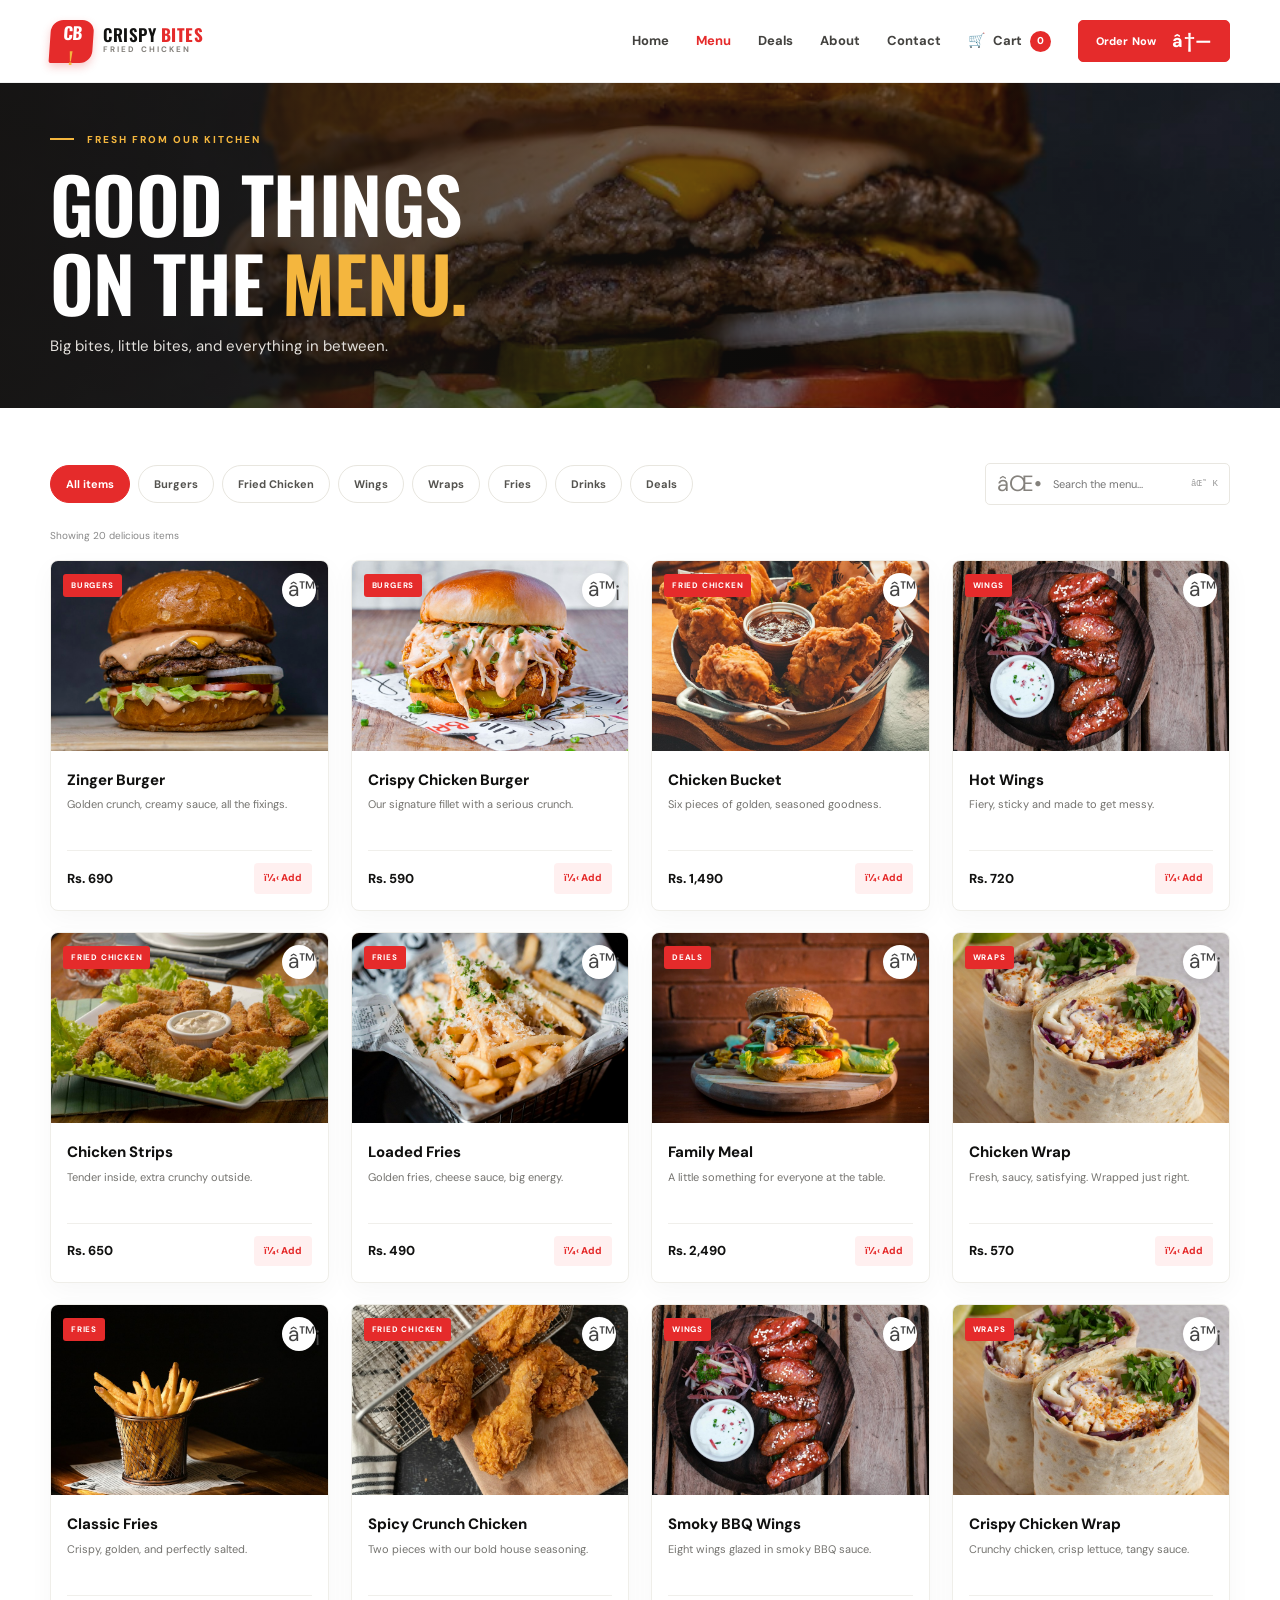
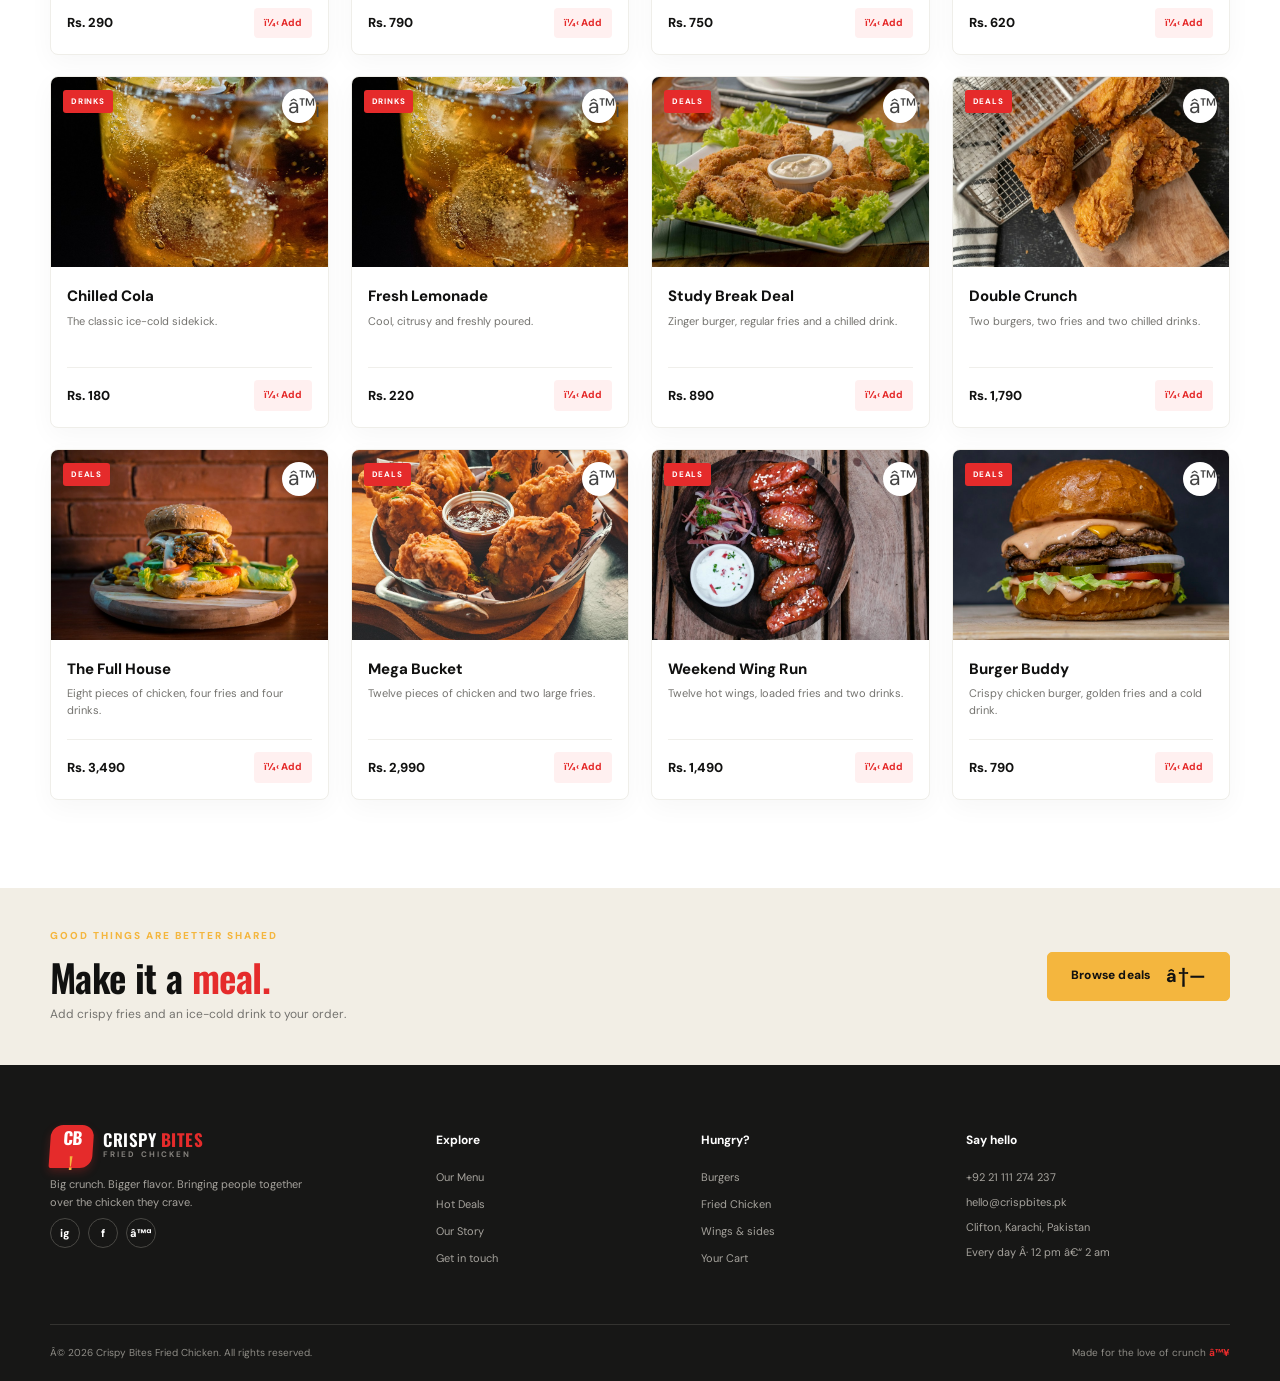
<file: menu.html>
﻿<!doctype html>
<html lang="en">
<head>
  <meta charset="utf-8"><meta name="viewport" content="width=device-width, initial-scale=1">
  <meta name="description" content="Explore the full Crispy Bites menu: burgers, fried chicken, wings, wraps, fries and drinks.">
  <title>Our Menu | Crispy Bites</title>
  <link rel="preconnect" href="https://fonts.googleapis.com"><link rel="preconnect" href="https://fonts.gstatic.com" crossorigin>
  <link href="https://fonts.googleapis.com/css2?family=DM+Sans:wght@400;500;600;700;800&family=Oswald:wght@500;600;700&display=swap" rel="stylesheet">
  <link rel="stylesheet" href="css/style.css"><link rel="stylesheet" href="css/responsive.css">
  <script defer src="js/main.js"></script><script defer src="js/cart.js"></script><script defer src="js/menu.js"></script>
</head>
<body>
  <header class="site-header"><nav class="navbar container" aria-label="Main navigation"><a class="brand" href="index.html" aria-label="Crispy Bites home"><span class="brand-mark">CB<span>!</span></span><span class="brand-name">CRISPY <b>BITES</b><small>FRIED CHICKEN</small></span></a><button class="nav-toggle" aria-label="Open navigation" aria-expanded="false"><span></span><span></span><span></span></button><div class="nav-links"><a href="index.html">Home</a><a class="active" href="menu.html">Menu</a><a href="deals.html">Deals</a><a href="about.html">About</a><a href="contact.html">Contact</a><a class="nav-cart" href="cart.html" aria-label="Shopping cart">Cart <span class="cart-count">0</span></a><a class="button button-small" href="menu.html">Order Now <span>â†—</span></a></div></nav></header>
  <main><section class="page-hero menu-hero"><div class="container"><p class="eyebrow"><span></span> FRESH FROM OUR KITCHEN</p><h1>Good things<br>on the <em>menu.</em></h1><p>Big bites, little bites, and everything in between.</p></div></section>
    <section class="section container menu-section"><div class="menu-toolbar"><div class="category-list" role="group" aria-label="Filter menu by category"><button class="filter-button active" data-filter="all">All items</button><button class="filter-button" id="burgers" data-filter="Burgers">Burgers</button><button class="filter-button" id="chicken" data-filter="Fried Chicken">Fried Chicken</button><button class="filter-button" id="wings" data-filter="Wings">Wings</button><button class="filter-button" data-filter="Wraps">Wraps</button><button class="filter-button" data-filter="Fries">Fries</button><button class="filter-button" data-filter="Drinks">Drinks</button><button class="filter-button" id="deals" data-filter="Deals">Deals</button></div><label class="search-box"><span aria-hidden="true">âŒ•</span><input type="search" id="menu-search" placeholder="Search the menu..." aria-label="Search menu items"><kbd>âŒ˜ K</kbd></label></div>
      <p class="menu-result" id="menu-result" aria-live="polite"></p><div class="food-grid menu-grid" id="menu-grid"></div><div class="empty-search" id="empty-search" hidden><span>ðŸ—</span><h3>No bites found</h3><p>Try another search or browse all our favorites.</p></div>
    </section>
    <section class="menu-banner"><div class="container"><div><p class="eyebrow">GOOD THINGS ARE BETTER SHARED</p><h2>Make it a <em>meal.</em></h2><p>Add crispy fries and an ice-cold drink to your order.</p></div><a href="deals.html" class="button button-light">Browse deals <span>â†—</span></a></div></section>
  </main>
  <footer class="site-footer"><div class="container footer-grid"><div class="footer-brand"><a class="brand brand-footer" href="index.html"><span class="brand-mark">CB<span>!</span></span><span class="brand-name">CRISPY <b>BITES</b><small>FRIED CHICKEN</small></span></a><p>Big crunch. Bigger flavor. Bringing people together over the chicken they crave.</p><div class="social-links"><a href="https://instagram.com" aria-label="Instagram">ig</a><a href="https://facebook.com" aria-label="Facebook">f</a><a href="https://tiktok.com" aria-label="TikTok">â™ª</a></div></div><div><h3>Explore</h3><a href="menu.html">Our Menu</a><a href="deals.html">Hot Deals</a><a href="about.html">Our Story</a><a href="contact.html">Get in touch</a></div><div><h3>Hungry?</h3><a href="menu.html#burgers">Burgers</a><a href="menu.html#chicken">Fried Chicken</a><a href="menu.html#wings">Wings & sides</a><a href="cart.html">Your Cart</a></div><div><h3>Say hello</h3><p>+92 21 111 274 237</p><p>hello@crispbites.pk</p><p>Clifton, Karachi, Pakistan</p><p>Every day Â· 12 pm â€“ 2 am</p></div></div><div class="container footer-bottom"><span>Â© <span class="current-year">2026</span> Crispy Bites Fried Chicken. All rights reserved.</span><span>Made for the love of crunch <b>â™¥</b></span></div></footer><div class="toast" role="status" aria-live="polite"></div>
</body></html>
</file>
<file: css/style.css>
﻿:root{--red:#e52b2b;--red-dark:#bd171b;--black:#111110;--charcoal:#1c1c1a;--soft-black:#242421;--cream:#f7f5f0;--white:#fff;--gold:#f4b63e;--muted:#74736f;--line:#e9e7e1;--font-body:"DM Sans",Arial,sans-serif;--font-display:"Oswald",Impact,sans-serif;--shadow:0 18px 45px rgba(25,20,10,.09)}
*{box-sizing:border-box}html{scroll-behavior:smooth}body{margin:0;color:var(--black);background:#fff;font-family:var(--font-body);font-size:15px;line-height:1.65}img{display:block;width:100%;object-fit:cover}a{color:inherit;text-decoration:none}button,input,textarea{font:inherit}button,a{-webkit-tap-highlight-color:transparent}.container{width:min(1180px,calc(100% - 56px));margin-inline:auto}.site-header{position:sticky;z-index:20;top:0;background:rgba(255,255,255,.97);border-bottom:1px solid rgba(20,20,20,.06);backdrop-filter:blur(12px);transition:box-shadow .25s}.site-header.scrolled{box-shadow:0 6px 24px rgba(0,0,0,.08)}.navbar{height:82px;display:flex;align-items:center;justify-content:space-between;gap:30px}.brand{display:flex;align-items:center;gap:10px;flex:none}.brand-mark{width:43px;height:43px;border-radius:12px 12px 12px 2px;display:grid;place-items:center;background:var(--red);color:#fff;font:700 17px var(--font-display);letter-spacing:-1px;transform:skew(-4deg);box-shadow:0 4px 9px #e52b2b40}.brand-mark span{color:var(--gold)}.brand-name{font:600 17px/1 var(--font-display);letter-spacing:.5px}.brand-name b{color:var(--red)}.brand-name small{display:block;color:#84817c;font:700 8px/1.7 var(--font-body);letter-spacing:2.1px}.nav-links{display:flex;align-items:center;gap:27px}.nav-links>a:not(.button){font-size:13px;font-weight:700;color:#43423f;transition:color .2s}.nav-links>a:not(.button):hover,.nav-links>a.active:not(.nav-cart){color:var(--red)}.nav-cart{display:flex;align-items:center;gap:8px}.cart-count{min-width:21px;height:21px;border-radius:50%;display:grid;place-items:center;padding:0 5px;background:var(--red);color:white;font-size:10px;font-weight:800;transition:transform .2s}.cart-count.bump{animation:cart-bump .35s ease}.nav-toggle{display:none}
.button{min-height:49px;display:inline-flex;align-items:center;justify-content:center;gap:16px;padding:0 23px;border:1px solid var(--red);border-radius:5px;background:var(--red);color:#fff;font-size:12px;font-weight:800;letter-spacing:.2px;cursor:pointer;transition:background .2s,transform .2s,box-shadow .2s}.button span{font-size:18px;line-height:1}.button:hover{background:var(--red-dark);border-color:var(--red-dark);transform:translateY(-2px);box-shadow:0 9px 22px #c8212130}.button-small{min-height:42px;padding-inline:17px;font-size:11px}.button-outline{background:transparent;border-color:#ffffff80;color:#fff}.button-outline:hover{background:#fff;color:var(--black);border-color:#fff}.button-dark{background:var(--black);border-color:var(--black)}.button-dark:hover{background:#333;border-color:#333}.button-light{background:var(--gold);border-color:var(--gold);color:var(--black)}.button-light:hover{background:#ffca60;border-color:#ffca60}.button-wide{width:100%}.eyebrow{margin:0 0 14px;color:var(--gold);font-size:10px;font-weight:800;letter-spacing:2px}.eyebrow span{display:inline-block;width:24px;height:2px;margin:0 9px 3px 0;background:var(--gold)}.eyebrow-red{color:var(--red)}.eyebrow-red span{background:var(--red)}h1,h2,h3,p{margin-top:0}h1,h2{font-family:var(--font-display);font-weight:600;line-height:1.05;letter-spacing:-.6px}h1 em,h2 em{font-style:normal;color:var(--red)}.hero{position:relative;min-height:625px;display:flex;align-items:center;overflow:hidden;background:#181615 url("../images/chicken/spicy-chicken.jpg") center 48%/cover no-repeat;color:white}.hero-shade{position:absolute;inset:0;background:linear-gradient(90deg,rgba(13,12,11,.91) 0%,rgba(13,12,11,.68) 42%,rgba(13,12,11,.08) 100%),linear-gradient(0deg,rgba(10,10,10,.27),transparent 50%)}.hero-content{position:relative;z-index:1;padding-block:90px}.hero h1{margin:0 0 20px;font-size:clamp(58px,8vw,98px);text-transform:uppercase;letter-spacing:-2px}.hero h1 em{color:var(--gold)}.hero-copy{max-width:430px;margin-bottom:28px;color:#e3e0dc;font-size:16px}.hero-actions{display:flex;gap:12px}.hero-note{margin-top:30px;color:#ddd;font-size:11px;font-weight:600;letter-spacing:.4px}.hero-note span{margin-right:7px;color:var(--gold)}.hero-stamp{position:absolute;right:max(6%,calc((100% - 1180px)/2));bottom:70px;width:112px;height:112px;border:1px solid #ffffff8a;border-radius:50%;display:grid;align-content:center;justify-items:center;text-align:center;transform:rotate(10deg)}.hero-stamp strong{font:700 29px/.95 var(--font-display);color:var(--gold)}.hero-stamp span{margin-top:7px;font-size:8px;line-height:1.2;font-weight:800;letter-spacing:1.1px}.ticker{background:var(--red);color:#fff}.ticker-inner{min-height:60px;display:flex;align-items:center;justify-content:space-between;gap:16px;font:600 18px var(--font-display);letter-spacing:1.2px}.ticker-inner b{color:var(--gold);font-size:15px}.ticker-inner a{font:700 11px var(--font-body);letter-spacing:0}.ticker-inner a span{margin-left:8px;font-size:17px}.section{padding-block:88px}.section-heading{display:flex;align-items:end;justify-content:space-between;gap:24px;margin-bottom:31px}.section-heading h2{margin:0;font-size:43px}.section-heading h2 em{color:var(--red)}.text-link{display:inline-flex;align-items:center;gap:9px;color:var(--red);font-size:12px;font-weight:800}.text-link span{font-size:18px;transition:transform .2s}.text-link:hover span{transform:translate(3px,-3px)}.food-grid{display:grid;grid-template-columns:repeat(4,minmax(0,1fr));gap:22px}.food-card{min-width:0;overflow:hidden;border:1px solid #efeee9;border-radius:8px;background:white;box-shadow:0 8px 26px rgba(21,20,15,.035);transition:transform .25s,box-shadow .25s}.food-card:hover{transform:translateY(-6px);box-shadow:var(--shadow)}.food-image{height:190px;position:relative;overflow:hidden;background:#eee}.food-image img{height:100%;transition:transform .5s}.food-card:hover .food-image img{transform:scale(1.07)}.favorite{position:absolute;top:12px;right:12px;width:34px;height:34px;border:0;border-radius:50%;background:#fff;color:#444;font-size:21px;line-height:1;cursor:pointer;box-shadow:0 2px 9px #0002;transition:color .2s,transform .2s}.favorite:hover,.favorite.is-favorite{color:var(--red);transform:scale(1.12)}.tag{position:absolute;left:12px;top:13px;padding:5px 8px;border-radius:3px;background:var(--red);color:white;font-size:8px;font-weight:800;letter-spacing:.8px}.tag-gold{background:var(--gold);color:var(--black)}.food-info{padding:17px 16px 16px}.food-info h3{margin:0 0 4px;font-size:15px;font-weight:800}.food-info p{min-height:42px;margin:0 0 12px;color:var(--muted);font-size:11px;line-height:1.55}.food-bottom{display:flex;align-items:center;justify-content:space-between;gap:6px;border-top:1px solid #f0efeb;padding-top:12px}.food-bottom strong{font-size:13px;font-weight:800}.add-button{border:0;border-radius:4px;background:#fff0f0;color:var(--red);padding:7px 10px;font-size:10px;font-weight:800;cursor:pointer;transition:background .2s,color .2s}.add-button:hover{background:var(--red);color:white}.center-action{margin-top:34px;text-align:center}.promo-band{overflow:hidden;background:var(--red);color:white}.promo-content{min-height:420px;display:grid;grid-template-columns:1fr 1fr;align-items:center;gap:50px}.promo-content h2{margin:0 0 12px;font-size:58px;text-transform:uppercase}.promo-content h2 em{color:var(--gold)}.promo-content p:not(.eyebrow){color:#ffe8e3}.promo-content .button{margin-top:10px}.promo-art{position:relative;align-self:stretch;min-height:360px;display:flex;align-items:center;justify-content:center}.promo-art img{position:absolute;width:92%;height:108%;right:-11%;bottom:-8%;object-fit:cover;clip-path:polygon(16% 0,100% 0,100% 100%,0 100%);opacity:.95}.promo-circle{z-index:1;width:125px;height:125px;display:grid;align-content:center;justify-items:center;border-radius:50%;background:var(--gold);color:var(--black);text-align:center;font:600 16px/1.1 var(--font-display);transform:rotate(-12deg)}.promo-circle b{font:800 8px var(--font-body);letter-spacing:1.2px}.promo-circle strong{font:700 30px var(--font-display)}.deals-preview{padding-top:90px;padding-bottom:90px}.deal-strip{display:grid;grid-template-columns:repeat(2,1fr);gap:22px}.deal-card{display:grid;grid-template-columns:42% 1fr;min-height:225px;overflow:hidden;border:1px solid var(--line);border-radius:8px;background:#fff;box-shadow:0 8px 25px #00000008}.deal-photo{overflow:hidden;background:#eee}.deal-photo img{height:100%;min-height:210px;transition:transform .45s}.deal-card:hover .deal-photo img{transform:scale(1.06)}.deal-details{padding:21px 20px;display:flex;flex-direction:column;align-items:start}.deal-label{color:var(--red);font-size:8px;font-weight:800;letter-spacing:1.1px}.deal-details h3{margin:7px 0 4px;font:600 23px var(--font-display)}.deal-details p{margin:0 0 9px;color:var(--muted);font-size:11px}.deal-details>div{display:flex;align-items:center;gap:10px;margin-bottom:12px}.deal-details>div strong{font-size:15px}.deal-details del{color:#9c9993;font-size:11px}.deal-details .button{min-height:36px;margin-top:auto}.dark-callout{background:var(--black);color:white}.callout-inner{min-height:205px;display:flex;align-items:center;gap:26px}.callout-star{font-size:48px;color:var(--gold)}.callout-inner .eyebrow{margin-bottom:7px}.callout-inner h2{margin:0;font-size:40px}.callout-inner h2 em{color:var(--gold)}.callout-inner .button{margin-left:auto}.site-footer{padding-top:60px;background:#171716;color:#fff}.footer-grid{display:grid;grid-template-columns:1.55fr 1fr 1fr 1.2fr;gap:45px;padding-bottom:48px}.brand-footer .brand-name{color:white}.footer-brand p{max-width:270px;margin:19px 0;color:#a6a39d;font-size:12px}.footer-grid h3{margin:6px 0 17px;font-size:12px;color:white}.footer-grid>div:not(.footer-brand)>a{display:block;margin:9px 0;color:#a6a39d;font-size:11px;transition:color .2s}.footer-grid>div>a:hover{color:var(--gold)}.footer-grid>div>p{margin:7px 0;color:#a6a39d;font-size:11px}.social-links{display:flex;gap:8px}.social-links a{width:30px;height:30px;display:grid;place-items:center;border:1px solid #494844;border-radius:50%;font-size:11px;font-weight:800;transition:background .2s,border .2s}.social-links a:hover{background:var(--red);border-color:var(--red)}.footer-bottom{min-height:57px;display:flex;justify-content:space-between;align-items:center;border-top:1px solid #343330;color:#8f8d87;font-size:10px}.footer-bottom b{color:var(--red)}.page-hero{min-height:325px;display:flex;align-items:center;color:#fff;background:#211a17 center/cover no-repeat;position:relative;isolation:isolate}.page-hero:before{content:"";position:absolute;z-index:-1;inset:0;background:linear-gradient(90deg,#151311e8,#1513118c 60%,#15131133)}.page-hero h1{margin:0 0 12px;font-size:clamp(50px,7vw,76px);text-transform:uppercase}.page-hero h1 em{color:var(--gold)}.page-hero p:last-child{margin:0;color:#e3e0dc}.menu-hero{background-image:url("../images/burgers/zinger-burger.jpg")}.deals-hero{background-image:url("../images/chicken/spicy-chicken.jpg")}.about-hero{background-image:url("../images/chicken/chicken-bucket.jpg")}.contact-hero{background-image:url("../images/chicken/hot-wings.jpg")}.compact-hero{min-height:250px;background-image:url("../images/chicken/spicy-chicken.jpg")}.menu-section{padding-top:55px}.menu-toolbar{display:flex;align-items:center;justify-content:space-between;gap:18px;margin-bottom:23px}.category-list{display:flex;flex-wrap:wrap;gap:8px}.filter-button{padding:9px 15px;border:1px solid #e8e6df;border-radius:30px;background:#fff;color:#54534f;font-size:11px;font-weight:700;cursor:pointer;transition:all .2s}.filter-button:hover,.filter-button.active{border-color:var(--red);background:var(--red);color:white}.search-box{width:245px;height:42px;flex:none;display:flex;align-items:center;gap:9px;padding:0 11px;border:1px solid var(--line);border-radius:5px}.search-box>span{font-size:22px;color:#85827d}.search-box input{width:100%;min-width:0;border:0;outline:0;font-size:11px}.search-box kbd{flex:none;color:#999;font-size:9px}.menu-result{min-height:16px;margin-bottom:15px;color:#888;font-size:10px}.menu-grid{row-gap:21px}.empty-search,.empty-cart{text-align:center;padding:60px 20px;color:var(--muted)}.empty-search span,.empty-cart>span{font-size:42px}.empty-search h3,.empty-cart h2{margin:8px 0;color:var(--black);font:600 29px var(--font-display)}.empty-search p,.empty-cart p{font-size:13px}.menu-banner{padding:40px 0;background:#f2eee5}.menu-banner>.container{display:flex;justify-content:space-between;align-items:center;gap:25px}.menu-banner h2{margin:0 0 7px;font-size:38px}.menu-banner h2 em{color:var(--red)}.menu-banner p:not(.eyebrow){margin:0;color:var(--muted);font-size:12px}.menu-banner .button{flex:none}.deals-grid{display:grid;grid-template-columns:repeat(2,minmax(0,1fr));gap:23px}.deal-card-large{min-height:315px;grid-template-columns:45% 1fr}.deal-card-large .deal-photo img{min-height:315px}.deal-card-large .deal-details{padding:25px}.deal-card-large .deal-details h3{font-size:28px}.deal-card-large .deal-details p{font-size:12px;line-height:1.7}.section-note{max-width:250px;margin:0 0 3px;color:var(--muted);font-size:12px}.story-section{display:grid;grid-template-columns:1fr 1fr;align-items:center;gap:75px}.story-image{position:relative;min-height:440px}.story-image img{height:440px;border-radius:8px;box-shadow:var(--shadow)}.story-stamp{position:absolute;right:-25px;bottom:26px;width:110px;height:110px;display:grid;align-content:center;justify-items:center;border:7px solid white;border-radius:50%;background:var(--gold);font:600 13px/1.1 var(--font-display);text-align:center;transform:rotate(8deg)}.story-stamp b{font-size:24px}.story-copy h2,.contact-details h2{margin:0 0 20px;font-size:43px}.story-copy p:not(.eyebrow){color:#716f6a;font-size:13px;line-height:1.9}.story-copy .text-link{margin-top:8px}.mission-band{padding:76px 0;background:var(--black);color:#fff}.mission-grid{display:grid;grid-template-columns:repeat(3,1fr);gap:45px}.mission-icon{color:var(--gold);font-size:26px}.mission-grid .eyebrow{margin:13px 0 8px}.mission-grid h2{margin:0 0 13px;font-size:31px}.mission-grid h2 em{color:var(--gold)}.mission-grid article>p:last-child{max-width:290px;color:#aaa9a3;font-size:12px}.reasons-grid{display:grid;grid-template-columns:repeat(4,1fr);gap:25px}.reasons-grid article{padding:24px 19px;border-top:2px solid var(--red);background:#faf9f6}.reasons-grid article>span{font:600 25px var(--font-display);color:var(--red)}.reasons-grid h3{margin:15px 0 6px;font-size:15px}.reasons-grid p{margin:0;color:var(--muted);font-size:11px}.stats-band{padding:45px 0;background:var(--red);color:#fff}.stats-grid{display:grid;grid-template-columns:repeat(4,1fr);text-align:center}.stats-grid>div+div{border-left:1px solid #ffffff4d}.stats-grid strong{display:block;font:600 42px/.95 var(--font-display)}.stats-grid strong span{color:var(--gold)}.stats-grid div>span{display:block;margin-top:8px;color:#ffe7df;font-size:9px;font-weight:800;letter-spacing:1.5px}.contact-layout{display:grid;grid-template-columns:.8fr 1.2fr;gap:80px;align-items:start}.contact-details>p:not(.eyebrow){color:var(--muted);font-size:13px}.contact-item{display:flex;align-items:center;gap:15px;margin-top:24px}.contact-item>span{width:42px;height:42px;display:grid;place-items:center;border-radius:50%;background:#fff0eb;color:var(--red);font-size:18px}.contact-item small{display:block;color:#98958e;font-size:8px;font-weight:800;letter-spacing:1.2px}.contact-item a,.contact-item p{margin:2px 0 0;font-size:12px;font-weight:700}.form-card{padding:34px;border:1px solid var(--line);border-radius:8px;background:white;box-shadow:var(--shadow)}.form-card h2{margin:0 0 25px;font-size:32px}.form-card label{display:block;margin:0 0 15px;font-size:10px;font-weight:800;color:#45433f}.optional{color:#aaa;font-size:9px;font-weight:500}.form-card input,.form-card textarea{display:block;width:100%;margin-top:6px;padding:12px 13px;border:1px solid #e6e4df;border-radius:4px;outline:0;color:var(--black);font-size:12px;resize:vertical;transition:border .2s,box-shadow .2s}.form-card input:focus,.form-card textarea:focus{border-color:var(--red);box-shadow:0 0 0 3px #e52b2b15}.form-row{display:grid;grid-template-columns:1fr 1fr;gap:14px}.form-message{margin:14px 0 0;color:#238245;font-size:12px;font-weight:700}.map-section{padding-top:0;padding-bottom:80px}.map-placeholder{position:relative;min-height:270px;overflow:hidden;display:flex;flex-direction:column;align-items:center;justify-content:center;gap:6px;border-radius:7px;background-color:#e8e4dc;background-image:linear-gradient(30deg,transparent 45%,#d6d2c9 46%,#d6d2c9 47%,transparent 48%),linear-gradient(120deg,transparent 43%,#d5d1c8 44%,#d5d1c8 46%,transparent 47%),linear-gradient(75deg,transparent 70%,#dedad2 71%,#dedad2 73%,transparent 74%);text-align:center}.map-placeholder:before,.map-placeholder:after{content:"";position:absolute;width:130%;height:13px;background:#d0ccc3;transform:rotate(-13deg)}.map-placeholder:before{top:32%}.map-placeholder:after{bottom:27%;transform:rotate(9deg)}.map-placeholder>*{position:relative;z-index:1}.map-pin{width:37px;height:37px;display:grid;place-items:center;border-radius:50% 50% 50% 0;background:var(--red);color:white;font-size:23px;transform:rotate(-45deg);box-shadow:0 4px 14px #0003}.map-placeholder strong{margin-top:6px;font-size:14px}.map-placeholder span{color:var(--muted);font-size:11px}.map-placeholder a{margin-top:4px;padding:7px 10px;border-radius:4px;background:#fff;font-size:10px;font-weight:800;color:var(--red)}.cart-section{display:grid;grid-template-columns:1fr 340px;align-items:start;gap:45px;padding-top:58px}.cart-heading{display:flex;justify-content:space-between;align-items:end;gap:12px;margin-bottom:20px}.cart-heading h2{margin:0;font-size:32px}.clear-cart{padding:6px 0;border:0;background:transparent;color:#898680;font-size:10px;font-weight:700;cursor:pointer}.clear-cart:hover{color:var(--red)}.cart-items{border-top:1px solid var(--line)}.cart-row{display:grid;grid-template-columns:90px 1fr auto 100px 30px;align-items:center;gap:17px;padding:17px 0;border-bottom:1px solid var(--line)}.cart-row img{width:90px;height:76px;border-radius:5px}.cart-product h3{margin:0 0 4px;font-size:13px}.cart-product p{margin:0;color:#999;font-size:10px}.cart-unit-price{font-size:11px;color:#706e69}.quantity-control{display:flex;align-items:center;justify-content:space-between;width:92px;height:32px;padding:0 5px;border:1px solid var(--line);border-radius:4px}.quantity-control button{width:24px;height:24px;border:0;background:white;color:var(--red);font-weight:800;cursor:pointer}.quantity-control span{font-size:11px;font-weight:800}.cart-row-subtotal{text-align:right;font-size:12px;font-weight:800}.remove-item{border:0;background:none;color:#a6a39c;font-size:18px;cursor:pointer;transition:color .2s}.remove-item:hover{color:var(--red)}.summary-card{position:sticky;top:105px;padding:24px;border:1px solid var(--line);border-radius:7px;background:#faf9f6}.summary-card h2{margin:0 0 23px;font:600 22px var(--font-display)}.summary-line{display:flex;justify-content:space-between;gap:10px;margin:13px 0;color:#6f6d67;font-size:11px}.summary-line strong{color:var(--black);font-size:11px}.summary-divider{height:1px;margin:17px 0;background:#e4e2dc}.summary-line.total-line{color:var(--black);font-size:13px;font-weight:800}.summary-line.total-line strong{color:var(--red);font-size:18px}.summary-hint{margin:11px 0 17px;color:#999;font-size:10px}.checkout-link{width:100%}.secure-note{margin:13px 0 0;text-align:center;color:#96938c;font-size:9px}.checkout-layout{display:grid;grid-template-columns:1fr 340px;align-items:start;gap:38px}.checkout-form h2{font-size:32px}.checkout-summary{top:105px}.checkout-items{display:grid;gap:12px}.checkout-item{display:grid;grid-template-columns:46px 1fr auto;align-items:center;gap:10px}.checkout-item img{width:46px;height:42px;border-radius:4px}.checkout-item div{min-width:0}.checkout-item strong{display:block;font-size:10px}.checkout-item span{color:#999;font-size:9px}.checkout-item>b{font-size:10px}.payment-options{padding:0;border:0;margin:20px 0}.payment-options legend{margin-bottom:10px;font-size:11px;font-weight:800}.payment-option{position:relative;display:flex!important;align-items:center;gap:11px;margin:0!important;padding:12px 10px;border:1px solid var(--line);border-bottom:0;cursor:pointer}.payment-option:nth-of-type(2){border-radius:5px 5px 0 0}.payment-option:last-of-type{border-bottom:1px solid var(--line);border-radius:0 0 5px 5px}.payment-option input{position:absolute;opacity:0;width:1px;height:1px}.payment-option:has(input:checked){background:#fff7f5;border-color:#f0b5ac}.payment-icon{width:30px;height:30px;display:grid;place-items:center;border-radius:4px;background:#f2eee8;color:var(--red);font-size:15px}.payment-option>span:nth-of-type(2){flex:1}.payment-option b{display:block;font-size:10px}.payment-option small{display:block;color:#97948e;font-size:9px}.payment-option i{width:15px;height:15px;border:1px solid #cbc8c1;border-radius:50%}.payment-option:has(input:checked) i{border:5px solid var(--red)}.order-success{max-width:700px;padding-top:70px;text-align:center}.order-success[hidden]{display:none}.success-icon{width:66px;height:66px;display:grid;place-items:center;margin:0 auto 20px;border-radius:50%;background:#e8f5ea;color:#32864b;font-size:32px}.order-success h2{font-size:38px}.order-success>p:not(.eyebrow){max-width:480px;margin:0 auto 22px;color:var(--muted);font-size:13px}.toast{position:fixed;z-index:50;right:24px;bottom:24px;max-width:calc(100% - 48px);padding:13px 19px;border-radius:5px;background:var(--black);color:white;font-size:12px;font-weight:700;box-shadow:0 9px 30px #0003;opacity:0;transform:translateY(15px);pointer-events:none;transition:opacity .25s,transform .25s}.toast.visible{opacity:1;transform:translateY(0)}.reveal{opacity:0;transform:translateY(18px);transition:opacity .6s,transform .6s}.reveal.is-visible{opacity:1;transform:translateY(0)}[hidden]{display:none!important}
@keyframes cart-bump{50%{transform:scale(1.3)}}
.nav-cart:before{content:"\1F6D2";font-size:14px}
</file>
<file: css/responsive.css>
﻿@media(max-width:1050px){.nav-links{gap:17px}.container{width:min(calc(100% - 44px),1180px)}.food-grid{grid-template-columns:repeat(3,minmax(0,1fr))}.food-image{height:200px}.footer-grid{gap:28px}.deal-card-large{grid-template-columns:40% 1fr}.deal-card-large .deal-details{padding:20px}.cart-section,.checkout-layout{grid-template-columns:1fr 310px;gap:25px}.cart-row{grid-template-columns:76px 1fr auto 90px 25px;gap:12px}.cart-row img{width:76px;height:68px}}
@media(max-width:800px){.navbar{height:72px}.nav-toggle{width:40px;height:40px;display:flex;flex-direction:column;justify-content:center;gap:5px;padding:8px;border:0;background:transparent;cursor:pointer}.nav-toggle span{height:2px;width:22px;background:var(--black);transition:transform .2s,opacity .2s}.nav-toggle[aria-expanded=true] span:first-child{transform:translateY(7px) rotate(45deg)}.nav-toggle[aria-expanded=true] span:nth-child(2){opacity:0}.nav-toggle[aria-expanded=true] span:last-child{transform:translateY(-7px) rotate(-45deg)}.nav-links{position:absolute;top:71px;left:0;right:0;display:none;align-items:stretch;gap:0;padding:10px 22px 20px;background:white;border-top:1px solid var(--line);box-shadow:0 15px 25px #00000012}.nav-links.open{display:flex;flex-direction:column}.nav-links>a:not(.button){padding:11px 4px;border-bottom:1px solid #f0efeb}.nav-links>.button{margin-top:13px}.nav-cart{justify-content:flex-start}.hero{min-height:580px;background-position:57% center}.hero-shade{background:linear-gradient(90deg,rgba(13,12,11,.91),rgba(13,12,11,.48) 75%,rgba(13,12,11,.18))}.hero-stamp{right:7%;bottom:35px;width:90px;height:90px}.hero-stamp strong{font-size:24px}.hero-stamp span{font-size:7px}.ticker-inner{flex-wrap:wrap;justify-content:center;padding:11px 0;gap:8px 13px;font-size:15px}.ticker-inner a{width:100%;text-align:center}.section{padding-block:66px}.food-grid{grid-template-columns:repeat(2,minmax(0,1fr));gap:16px}.food-image{height:220px}.promo-content{min-height:390px;gap:20px}.promo-content h2{font-size:47px}.promo-art img{width:112%;right:-17%}.deal-strip{gap:15px}.deal-card{grid-template-columns:39% 1fr}.deal-details{padding:15px}.deal-details h3{font-size:19px}.deal-details p{font-size:10px}.deal-details .button{padding-inline:11px}.footer-grid{grid-template-columns:repeat(2,1fr);gap:35px}.page-hero{min-height:300px}.menu-toolbar{align-items:flex-start;flex-direction:column}.category-list{order:2}.search-box{width:100%;order:1}.story-section{gap:40px}.story-image,.story-image img{min-height:370px;height:370px}.contact-layout{gap:35px}.cart-section,.checkout-layout{grid-template-columns:1fr}.summary-card{position:static}.checkout-summary{order:-1}.cart-row{grid-template-columns:74px minmax(100px,1fr) auto 90px 24px}.cart-row-subtotal{font-size:11px}}
@media(max-width:560px){.container{width:calc(100% - 36px)}.brand-mark{width:39px;height:39px}.brand-name{font-size:15px}.hero{min-height:610px;background-position:61% center}.hero-content{padding-block:75px}.hero h1{font-size:59px;letter-spacing:-1px}.hero-copy{max-width:300px;font-size:14px}.hero-actions{align-items:flex-start;flex-direction:column}.hero-actions .button{min-width:165px}.hero-stamp{right:20px;bottom:26px;width:77px;height:77px}.hero-stamp strong{font-size:20px}.hero-stamp span{font-size:6px}.ticker-inner{font-size:13px}.section{padding-block:55px}.section-heading{align-items:flex-start;flex-direction:column;gap:11px;margin-bottom:23px}.section-heading h2{font-size:36px}.section-note{max-width:none}.food-grid{gap:12px}.food-image{height:145px}.food-info{padding:12px}.food-info h3{font-size:13px}.food-info p{min-height:47px;font-size:10px}.food-bottom{padding-top:9px}.food-bottom strong{font-size:11px}.add-button{padding:7px 8px;font-size:9px}.favorite{width:29px;height:29px;top:8px;right:8px;font-size:18px}.tag{top:9px;left:8px;padding:4px 6px;font-size:7px}.center-action{margin-top:26px}.promo-content{grid-template-columns:1fr;gap:0;padding-top:48px}.promo-content h2{font-size:46px}.promo-art{min-height:210px}.promo-art img{width:105%;height:120%;right:-7%;bottom:-19%}.promo-circle{width:95px;height:95px;font-size:13px}.promo-circle strong{font-size:24px}.deal-strip{grid-template-columns:1fr}.deal-card{grid-template-columns:39% 1fr;min-height:200px}.deal-photo img{min-height:200px}.deal-details{padding:13px}.deal-details h3{font-size:18px}.deal-details p{font-size:10px;line-height:1.4}.deal-details>div{gap:7px}.deal-details>div strong{font-size:13px}.deal-details .button{min-height:32px;font-size:9px}.callout-inner{min-height:190px;gap:12px}.callout-star{font-size:30px}.callout-inner h2{font-size:27px}.callout-inner .button{gap:7px;padding-inline:12px;min-height:42px;font-size:10px}.site-footer{padding-top:43px}.footer-grid{grid-template-columns:1fr 1fr;gap:30px 18px;padding-bottom:32px}.footer-grid>div:first-child{grid-column:1/-1}.footer-brand p{max-width:310px}.footer-bottom{align-items:flex-start;flex-direction:column;justify-content:center;gap:4px;padding-block:12px;font-size:9px}.page-hero{min-height:280px}.page-hero h1{font-size:53px}.page-hero p:last-child{max-width:310px;font-size:12px}.menu-section{padding-top:40px}.category-list{gap:6px}.filter-button{padding:8px 12px;font-size:10px}.menu-banner>.container{align-items:flex-start;flex-direction:column}.menu-banner h2{font-size:32px}.deals-grid{grid-template-columns:1fr;gap:16px}.deal-card-large{grid-template-columns:39% 1fr;min-height:235px}.deal-card-large .deal-photo img{min-height:235px}.deal-card-large .deal-details{padding:14px}.deal-card-large .deal-details h3{font-size:20px}.deal-card-large .deal-details p{font-size:10px}.deal-card-large .deal-label{font-size:7px}.story-section{grid-template-columns:1fr;gap:30px}.story-image,.story-image img{min-height:300px;height:300px}.story-stamp{right:-10px;bottom:15px;width:88px;height:88px;font-size:11px}.story-stamp b{font-size:20px}.story-copy h2,.contact-details h2{font-size:36px}.mission-grid{grid-template-columns:1fr;gap:30px}.mission-grid h2{font-size:27px}.mission-band{padding:55px 0}.reasons-grid{grid-template-columns:1fr 1fr;gap:12px}.reasons-grid article{padding:17px 13px}.reasons-grid h3{font-size:13px}.stats-grid{grid-template-columns:1fr 1fr;gap:25px 0}.stats-grid>div:nth-child(3){border-left:0}.stats-grid strong{font-size:35px}.contact-layout{grid-template-columns:1fr;gap:30px}.form-card{padding:23px 18px}.form-row{grid-template-columns:1fr;gap:0}.map-section{padding-bottom:50px}.map-placeholder{min-height:230px}.cart-section{padding-top:40px}.cart-heading{align-items:flex-start;flex-direction:column;gap:10px}.cart-heading h2{font-size:28px}.cart-row{grid-template-columns:62px minmax(0,1fr) 92px 25px;gap:8px;padding:13px 0}.cart-row img{width:62px;height:60px}.cart-product h3{font-size:11px}.cart-product p{font-size:9px}.cart-unit-price{display:none}.quantity-control{width:85px;height:30px}.cart-row-subtotal{grid-column:2;grid-row:2;text-align:left;font-size:10px}.remove-item{grid-column:4;grid-row:1}.summary-card{padding:20px}.checkout-layout{padding-top:35px;gap:20px}.checkout-form h2{font-size:27px}.checkout-summary{order:0}.order-success h2{font-size:31px}.toast{right:14px;bottom:14px;max-width:calc(100% - 28px)}}
@media(prefers-reduced-motion:reduce){*,*::before,*::after{scroll-behavior:auto!important;animation-duration:.01ms!important;animation-iteration-count:1!important;transition-duration:.01ms!important}.reveal{opacity:1;transform:none}}
</file>
